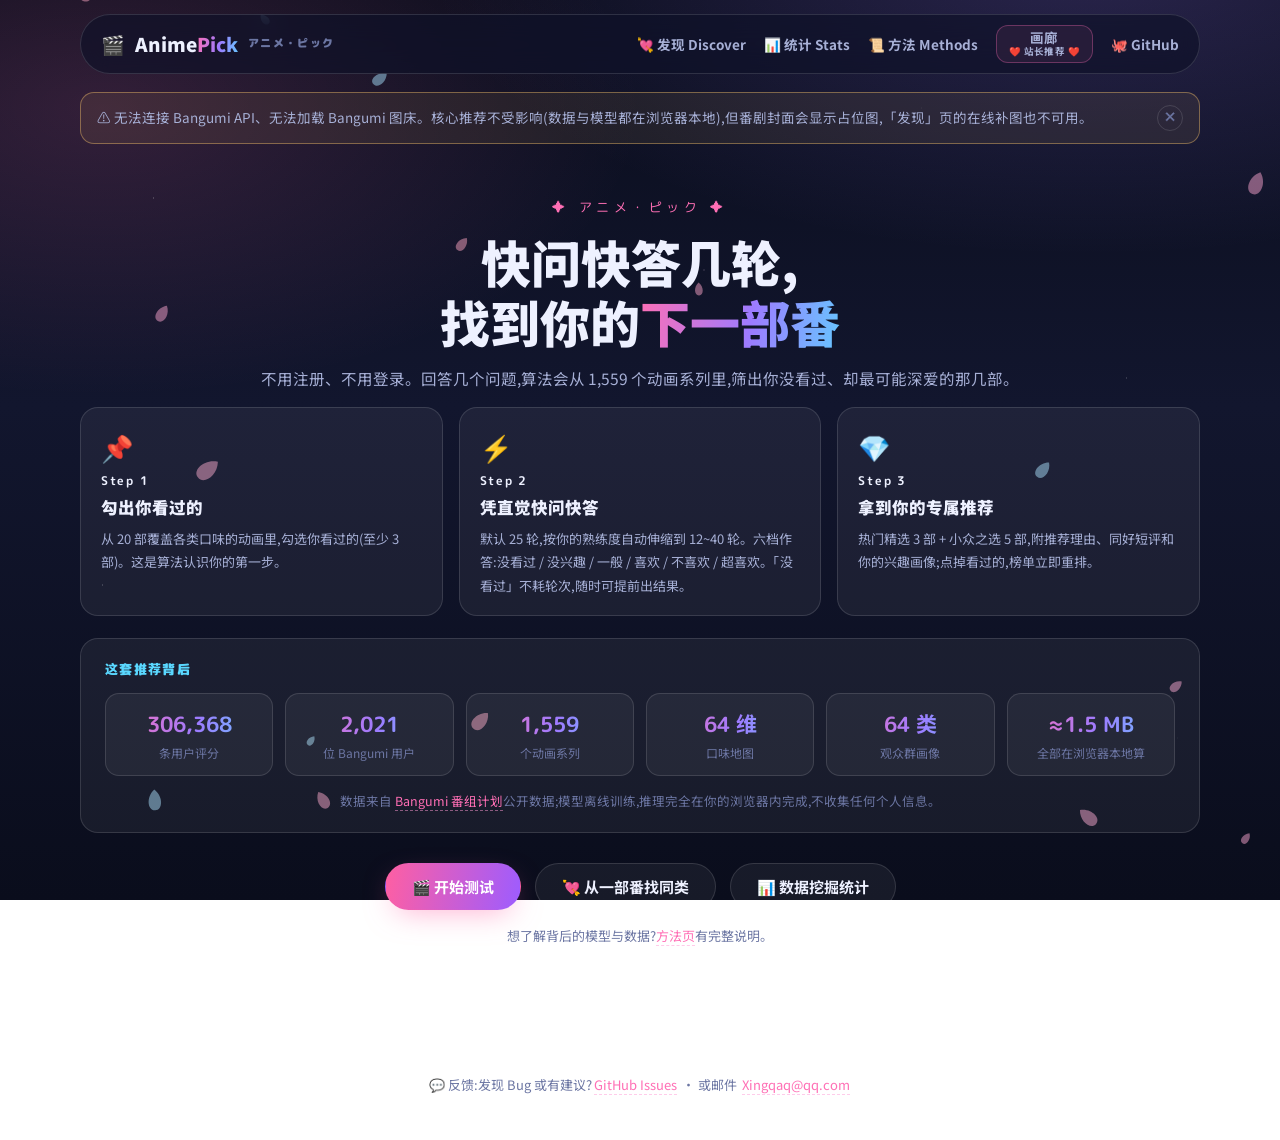
<file: index.html>
<!DOCTYPE html>
<html lang="zh-CN">
<head>
  <meta charset="UTF-8" />
  <meta name="viewport" content="width=device-width, initial-scale=1.0" />
  <title>Anime Pick · 找到你的下一部番</title>
  <meta name="description" content="勾选看过的番,快问快答几轮,从你的口味里筛出下一部想看的动画。纯前端运行,数据与模型都来自 Bangumi。" />
  <link rel="icon" href="data:image/svg+xml,<svg xmlns='http://www.w3.org/2000/svg' viewBox='0 0 100 100'><text y='.9em' font-size='90'>🎬</text></svg>" />
  <link rel="preconnect" href="https://fonts.googleapis.com" />
  <link rel="preconnect" href="https://fonts.gstatic.com" crossorigin />
  <link rel="preconnect" href="https://lain.bgm.tv" />
  <link href="https://fonts.googleapis.com/css2?family=M+PLUS+Rounded+1c:wght@500;700;900&family=Noto+Sans+SC:wght@400;500;700;900&display=swap" rel="stylesheet" />
  <link rel="stylesheet" href="css/style.css" />
</head>
<body>
  <canvas id="petals" aria-hidden="true"></canvas>

  <header class="nav">
    <a class="brand" href="#">
      <span class="brand-icon">🎬</span>
      <span class="brand-text">Anime<span class="grad">Pick</span></span>
      <span class="brand-jp">アニメ・ピック</span>
    </a>
    <nav class="nav-links">
      <a href="discover.html">💘 发现 <span class="jp">Discover</span></a>
      <a href="stats/index.html">📊 统计 <span class="jp">Stats</span></a>
      <a href="methods.html">📜 方法 <span class="jp">Methods</span></a>
      <a class="nav-stack-link" href="https://sateriajiaying.github.io/anime-gallery/" target="_blank" rel="noopener"><span class="nav-stack">画廊<small>❤️ 站长推荐 ❤️</small></span></a>
      <a href="https://github.com/SATERIAJIAYING/anime-pick" target="_blank" rel="noopener">🐙 GitHub</a>
    </nav>
  </header>

  <main id="top">
    <!-- ============ Screen 0: home ============ -->
    <section class="screen" id="screen-home">
      <div class="api-banner" id="api-banner" hidden>
        <span id="api-banner-msg"></span>
        <button id="api-banner-x" aria-label="关闭提示">✕</button>
      </div>
      <div class="hero home-hero">
        <p class="hero-eyebrow">✦ アニメ・ピック ✦</p>
        <h1 class="hero-title">快问快答几轮,<br />找到你的<span class="grad">下一部番</span></h1>
        <p class="hero-sub">不用注册、不用登录。回答几个问题,算法会从 1,559 个动画系列里,筛出你没看过、却最可能深爱的那几部。</p>
      </div>

      <div class="how-row">
        <div class="how-card">
          <div class="how-ico">📌</div>
          <div class="how-step">Step 1</div>
          <h3>勾出你看过的</h3>
          <p>从 20 部覆盖各类口味的动画里,勾选你看过的(至少 3 部)。这是算法认识你的第一步。</p>
        </div>
        <div class="how-card">
          <div class="how-ico">⚡</div>
          <div class="how-step">Step 2</div>
          <h3>凭直觉快问快答</h3>
          <p>默认 25 轮,按你的熟练度自动伸缩到 12~40 轮。六档作答:没看过 / 没兴趣 / 一般 / 喜欢 / 不喜欢 / 超喜欢。「没看过」不耗轮次,随时可提前出结果。</p>
        </div>
        <div class="how-card">
          <div class="how-ico">💎</div>
          <div class="how-step">Step 3</div>
          <h3>拿到你的专属推荐</h3>
          <p>热门精选 3 部 + 小众之选 5 部,附推荐理由、同好短评和你的兴趣画像;点掉看过的,榜单立即重排。</p>
        </div>
      </div>

      <div class="stats-panel">
        <div class="stats-title">这套推荐背后</div>
        <div class="stats-grid">
          <div class="stat-item"><b>306,368</b><span>条用户评分</span></div>
          <div class="stat-item"><b>2,021</b><span>位 Bangumi 用户</span></div>
          <div class="stat-item"><b>1,559</b><span>个动画系列</span></div>
          <div class="stat-item"><b>64 维</b><span>口味地图</span></div>
          <div class="stat-item"><b>64 类</b><span>观众群画像</span></div>
          <div class="stat-item"><b>≈1.5 MB</b><span>全部在浏览器本地算</span></div>
        </div>
        <p class="stats-note">数据来自 <a class="link" href="https://bangumi.github.io/api/" target="_blank" rel="noopener">Bangumi 番组计划</a>公开数据;模型离线训练,推理完全在你的浏览器内完成,不收集任何个人信息。</p>
      </div>

      <div class="home-cta">
        <a class="btn btn-primary btn-big" id="start-btn" href="#screen-anchors">🎬 开始测试</a>
        <a class="btn btn-ghost btn-big" href="discover.html">💘 从一部番找同类</a>
        <a class="btn btn-ghost btn-big" href="stats/index.html">📊 数据挖掘统计</a>
      </div>
      <p class="home-methods">想了解背后的模型与数据?<a class="link" href="methods.html">方法页</a>有完整说明。</p>
    </section>

    <!-- ============ Screen 1: anchors ============ -->
    <section class="screen" id="screen-anchors" hidden>
      <div class="hero">
        <p class="hero-eyebrow">✦ Step 1 / 3 ✦</p>
        <h1 class="hero-title">先勾出<span class="grad">你看过的番</span></h1>
        <p class="hero-sub">勾选至少 3 部。选得越准,后面的推荐越懂你。</p>
      </div>
      <div class="anchor-grid" id="anchor-grid"></div>
      <div class="foot-bar">
        <span class="foot-hint" id="anchor-hint">已选 0 部</span>
        <button class="btn btn-primary" id="to-quiz" disabled>开始 10 轮快问 →</button>
      </div>
    </section>

    <!-- ============ Screen 2: quiz ============ -->
    <section class="screen" id="screen-quiz" hidden>
      <div class="hero compact">
        <p class="hero-eyebrow">✦ Step 2 / 3 ✦</p>
        <h1 class="hero-title">凭直觉回答<span class="grad">10 个问题</span></h1>
      </div>
      <div class="progress"><div class="progress-fill" id="progress-fill"></div></div>
      <p class="quiz-hint">「看过」= 完整看完或看了大部分;只看了开头就弃 → 选「没兴趣」或「不喜欢」。</p>
      <div class="quiz-stage" id="quiz-stage"></div>
      <div class="quiz-actions">
        <button class="btn btn-ghost" data-act="seen">🙈 没看过</button>
        <button class="btn btn-ghost" data-act="nope">😑 没兴趣</button>
        <button class="btn btn-ghost" data-act="mid">😐 一般</button>
        <button class="btn btn-ghost" data-act="like">👍 喜欢</button>
        <button class="btn btn-bad" data-act="dislike">👎 不喜欢</button>
        <button class="btn btn-good" data-act="love">💖 超喜欢</button>
      </div>
      <p class="quiz-tip" id="quiz-tip">「没看过」不消耗轮次;随时可以点「现在给我结果」。</p>
      <div class="quiz-finish"><button class="btn btn-ghost" id="finish-now">✨ 现在给我结果</button></div>
    </section>

    <!-- ============ Screen 3: results ============ -->
    <section class="screen" id="screen-results" hidden>
      <div class="hero compact">
        <p class="hero-eyebrow">✦ Step 3 / 3 ✦</p>
        <h1 class="hero-title">你的<span class="grad">兴趣画像</span></h1>
      </div>
      <div class="profile-box" id="profile-box"></div>
      <div class="signal-panel" id="signal-panel" hidden></div>
      <div class="section-head">
        <div>
          <p class="section-kicker">For You · 推荐</p>
          <h2 class="section-title">这些可能合你胃口</h2>
        </div>
        <button class="btn btn-ghost" id="restart">🔄 重新开始</button>
      </div>
      <p class="seen-hint" id="seen-hint" hidden></p>
      <div class="rec-group-title" id="group-hot">🔥 热门精选(大家公认的好)</div>
      <div class="rec-grid" id="rec-grid-hot"></div>
      <div class="rec-group-title" id="group-niche">💎 小众之选(按你的口味深挖)</div>
      <div class="rec-grid" id="rec-grid-niche"></div>
      <p class="foot-note">推荐已排除你在评估中标记「看过」的动画。全部计算在你的浏览器本地完成:模型(64 维隐向量 + 品味原型 + 超喜欢共现图)由 <a class="link" href="https://bangumi.github.io/api/" target="_blank" rel="noopener">Bangumi</a> 公开数据离线训练,不收集任何个人信息。</p>
    </section>
  </main>

  <script src="js/loadgate.js" defer></script>
  <script src="js/app.js" defer></script>
<footer class="site-foot">
    <p>💬 反馈:发现 Bug 或有建议?<a class="link" href="https://github.com/SATERIAJIAYING/anime-pick/issues" target="_blank" rel="noopener">GitHub Issues</a> · 或邮件 <a class="link" href="mailto:Xingqaq@qq.com">Xingqaq@qq.com</a></p>
  </footer>
</body>
</html>
</file>
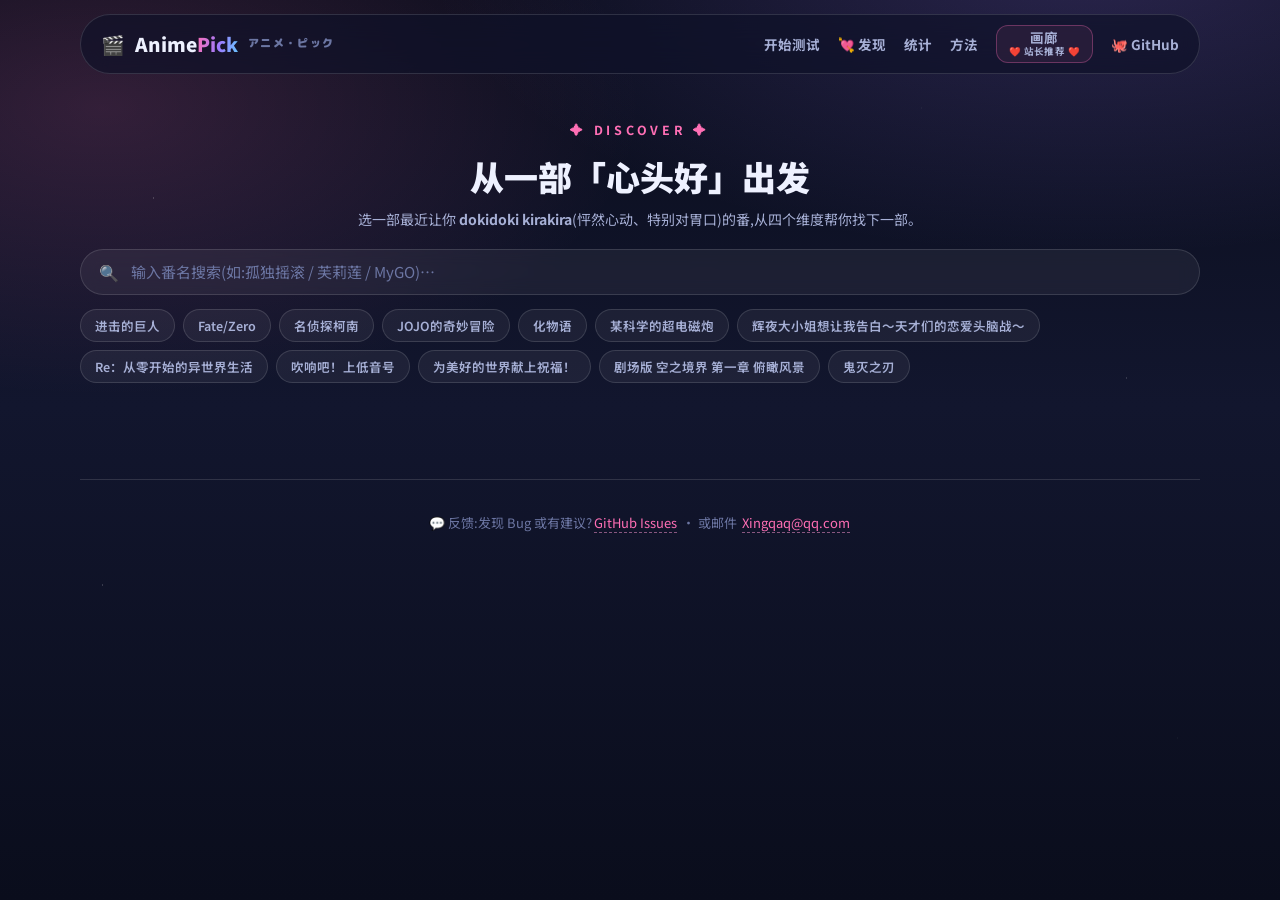
<file: discover.html>
<!DOCTYPE html>
<html lang="zh-CN">
<head>
  <meta charset="UTF-8" />
  <meta name="viewport" content="width=device-width, initial-scale=1.0" />
  <title>发现 · AnimePick</title>
  <meta name="description" content="选一部让你心动(dokidoki kirakira)的番,从口味坐标、共同深爱、标签、同好观众四个维度推荐下一部。" />
  <link rel="icon" href="data:image/svg+xml,<svg xmlns='http://www.w3.org/2000/svg' viewBox='0 0 100 100'><text y='.9em' font-size='90'>💘</text></svg>" />
  <link rel="preconnect" href="https://fonts.googleapis.com" />
  <link rel="preconnect" href="https://fonts.gstatic.com" crossorigin />
  <link rel="preconnect" href="https://lain.bgm.tv" />
  <link rel="preconnect" href="https://api.bgm.tv" />
  <link href="https://fonts.googleapis.com/css2?family=M+PLUS+Rounded+1c:wght@500;700;900&family=Noto+Sans+SC:wght@400;500;700;900&display=swap" rel="stylesheet" />
  <link rel="stylesheet" href="css/style.css" />
  <link rel="stylesheet" href="css/discover.css" />
</head>
<body>
  <canvas id="petals" aria-hidden="true"></canvas>
  <header class="nav">
    <a class="brand" href="index.html">
      <span class="brand-icon">🎬</span>
      <span class="brand-text">Anime<span class="grad">Pick</span></span>
      <span class="brand-jp">アニメ・ピック</span>
    </a>
    <nav class="nav-links">
      <a href="index.html">开始测试</a>
      <a href="discover.html">💘 发现</a>
      <a href="stats/index.html">统计</a>
      <a href="methods.html">方法</a>
      <a class="nav-stack-link" href="https://sateriajiaying.github.io/anime-gallery/" target="_blank" rel="noopener"><span class="nav-stack">画廊<small>❤️ 站长推荐 ❤️</small></span></a>
      <a href="https://github.com/SATERIAJIAYING/anime-pick" target="_blank" rel="noopener">🐙 GitHub</a>
    </nav>
  </header>

  <main class="disc-wrap">
    <div class="disc-head">
      <p class="kicker">✦ DISCOVER ✦</p>
      <h1>从一部「心头好」出发</h1>
      <p class="sub">选一部最近让你 <b>dokidoki kirakira</b>(怦然心动、特别对胃口)的番,从四个维度帮你找下一部。</p>
    </div>

    <div class="search-box">
      <span class="search-icon">🔍</span>
      <input id="q" type="text" placeholder="输入番名搜索(如:孤独摇滚 / 芙莉莲 / MyGO)…" autocomplete="off" />
    </div>
    <div class="chips" id="chips"></div>
    <div class="sr" id="sr" hidden></div>

    <div class="seed-panel" id="seed-panel" hidden></div>

    <div id="results" hidden>
      <div class="dim" id="dim-all"></div>
      <div class="dim-grid">
        <div class="dim" id="dim-emb"></div>
        <div class="dim" id="dim-co"></div>
        <div class="dim" id="dim-tag"></div>
        <div class="dim" id="dim-proto"></div>
      </div>
    </div>
  </main>

  <script src="js/loadgate.js"></script>
  <script src="js/discover.js"></script>
<footer class="site-foot">
    <p>💬 反馈:发现 Bug 或有建议?<a class="link" href="https://github.com/SATERIAJIAYING/anime-pick/issues" target="_blank" rel="noopener">GitHub Issues</a> · 或邮件 <a class="link" href="mailto:Xingqaq@qq.com">Xingqaq@qq.com</a></p>
  </footer>
</body>
</html>
</file>
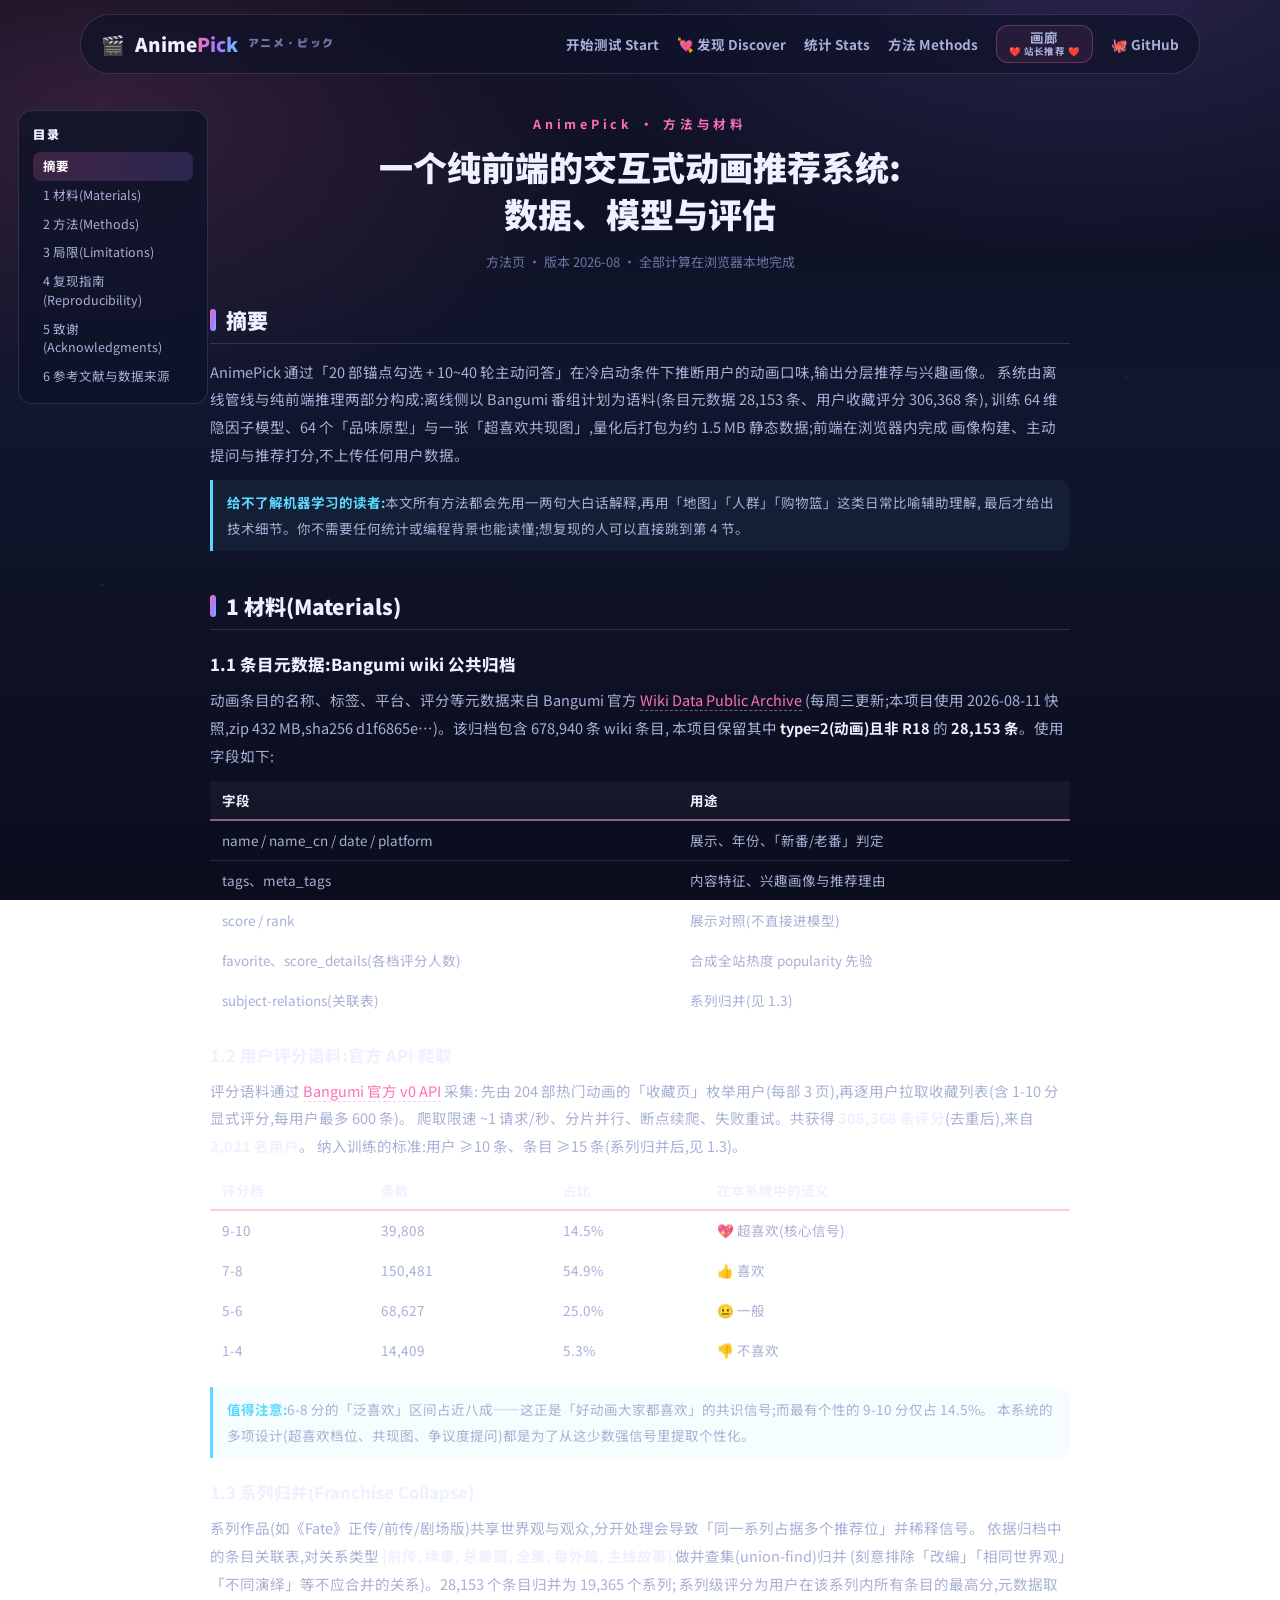
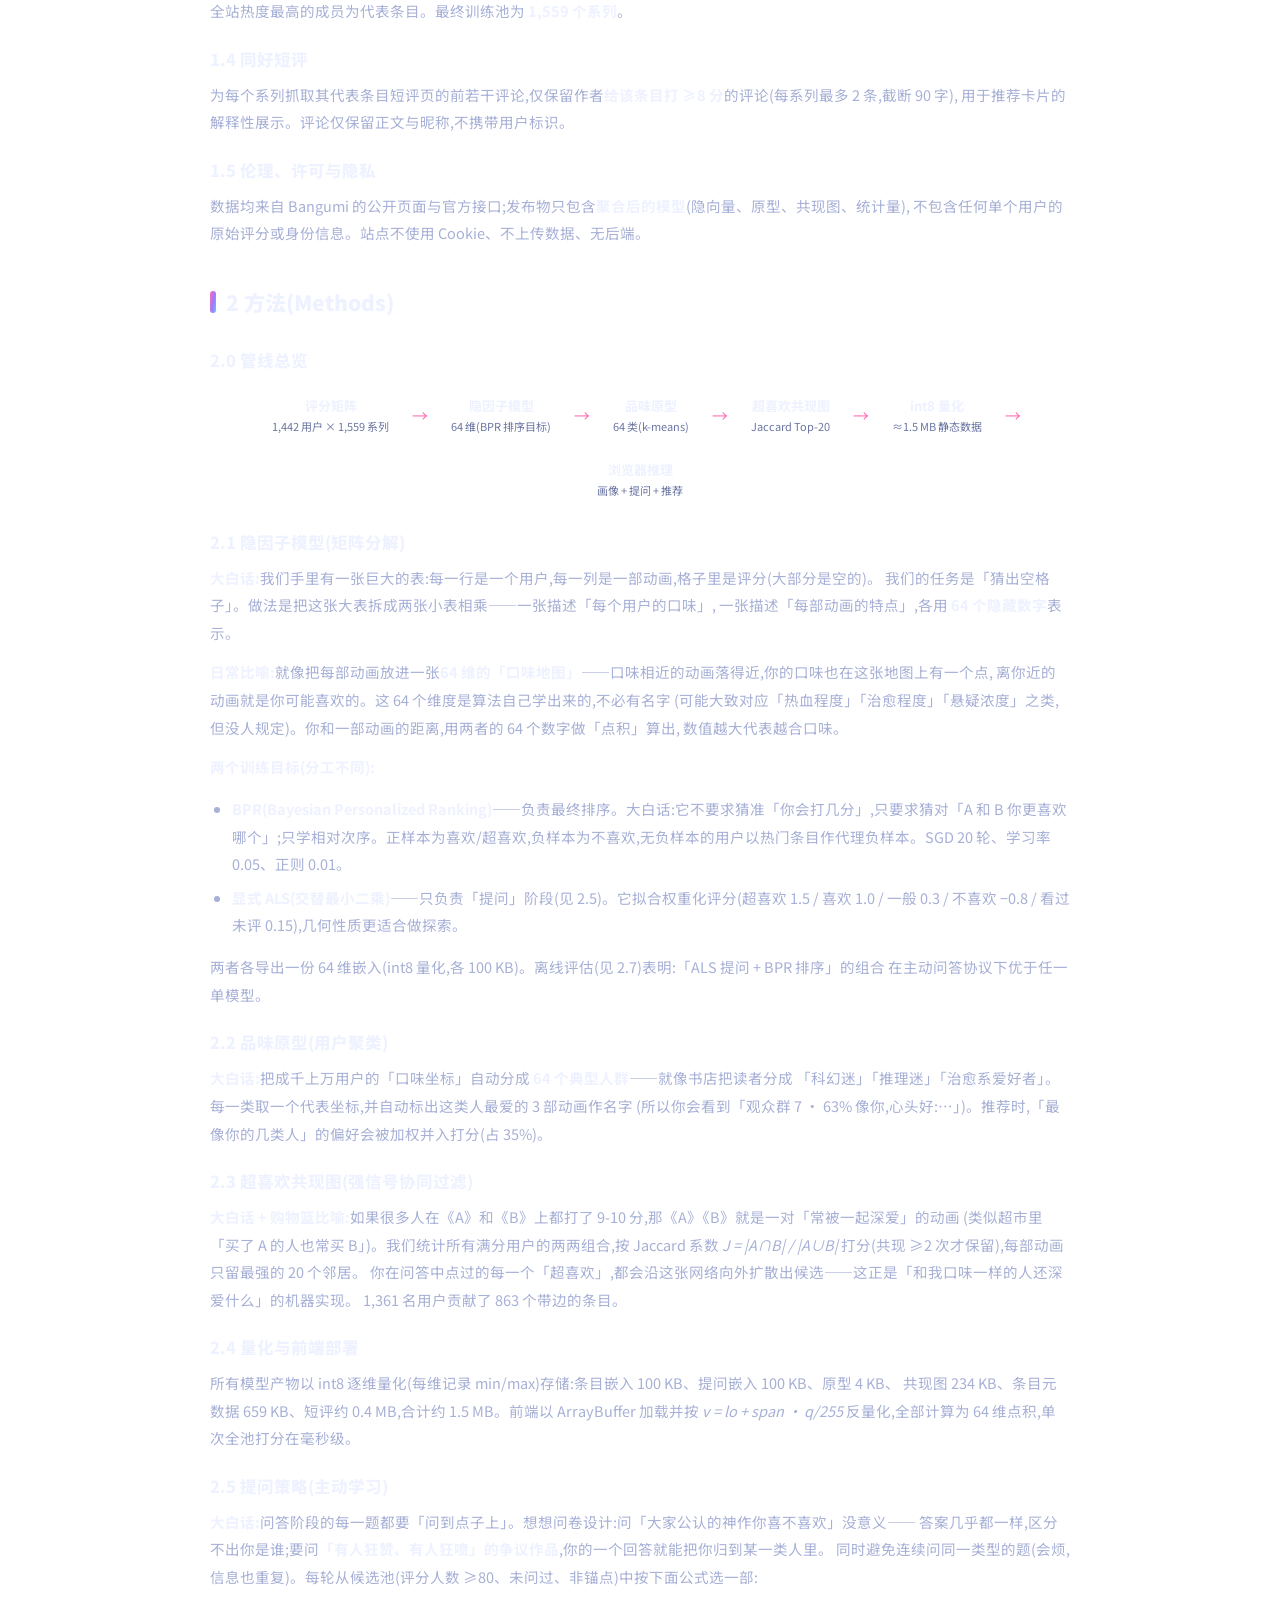
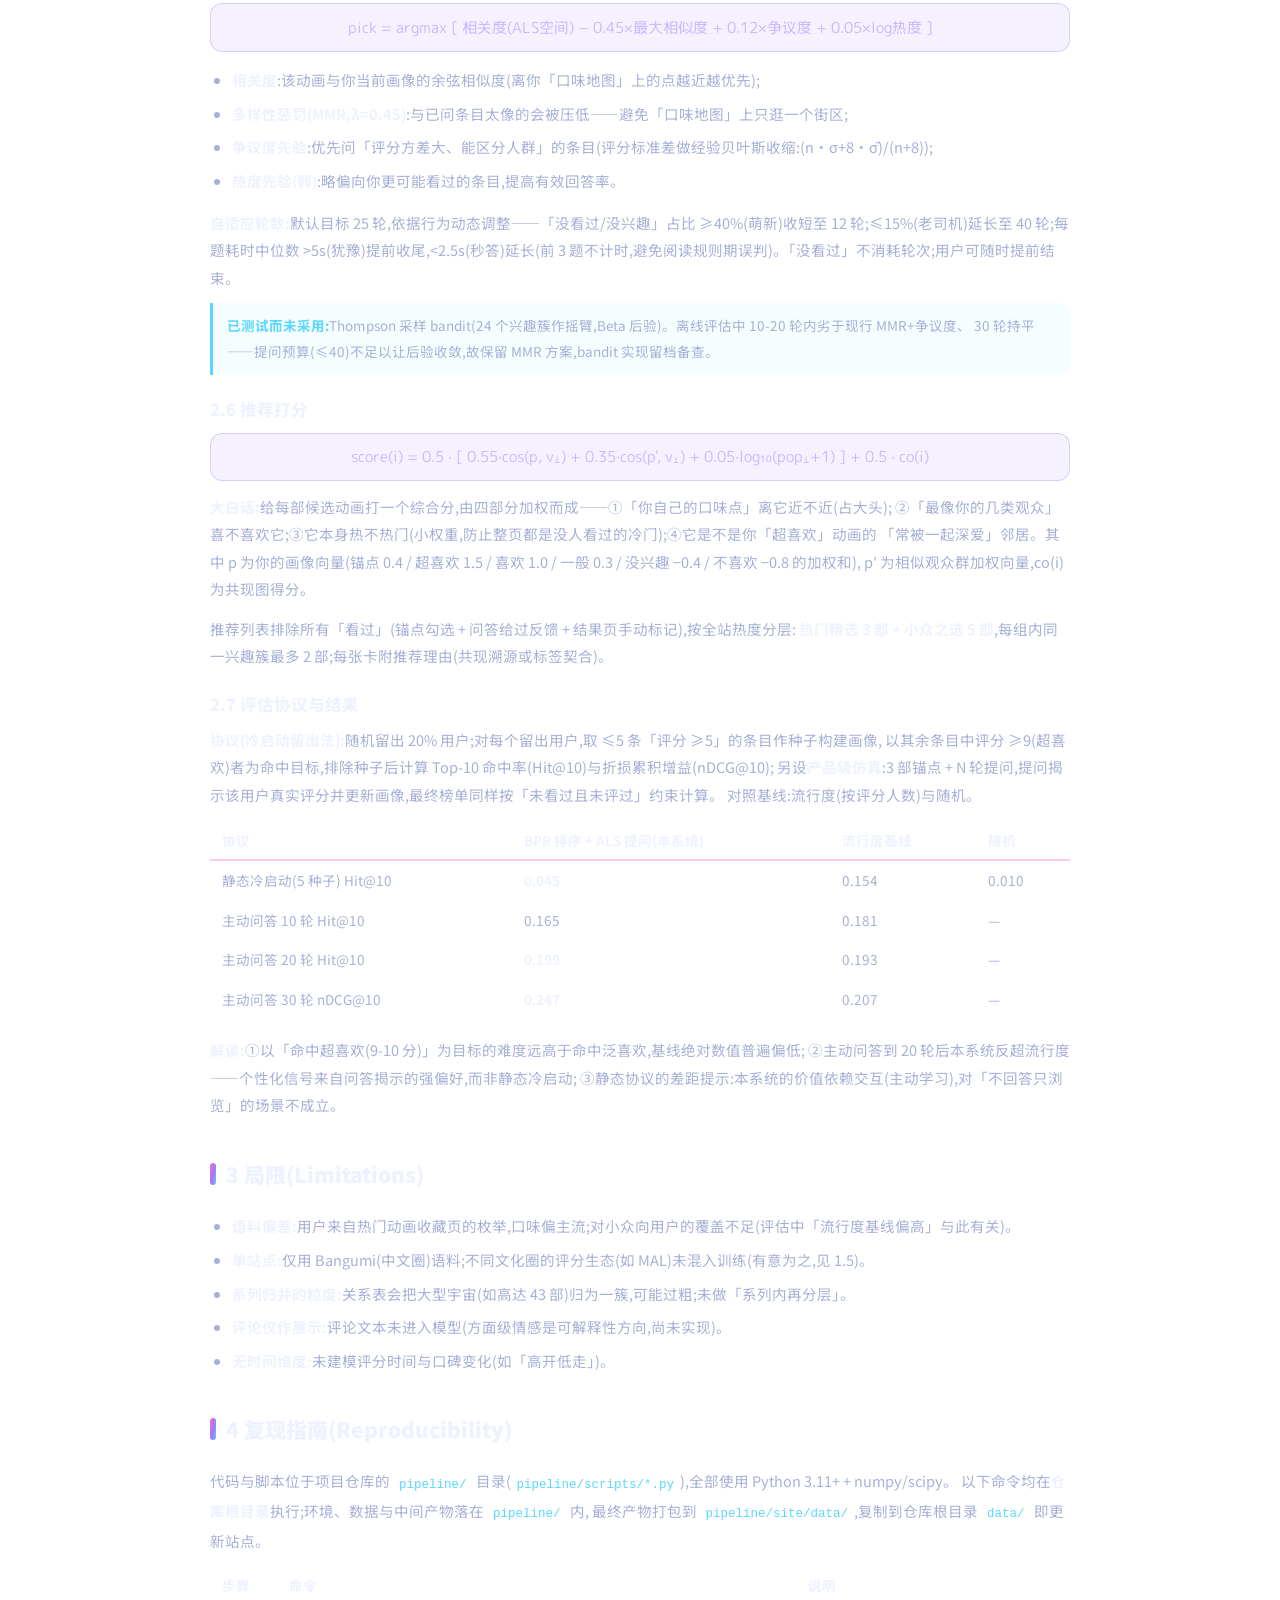
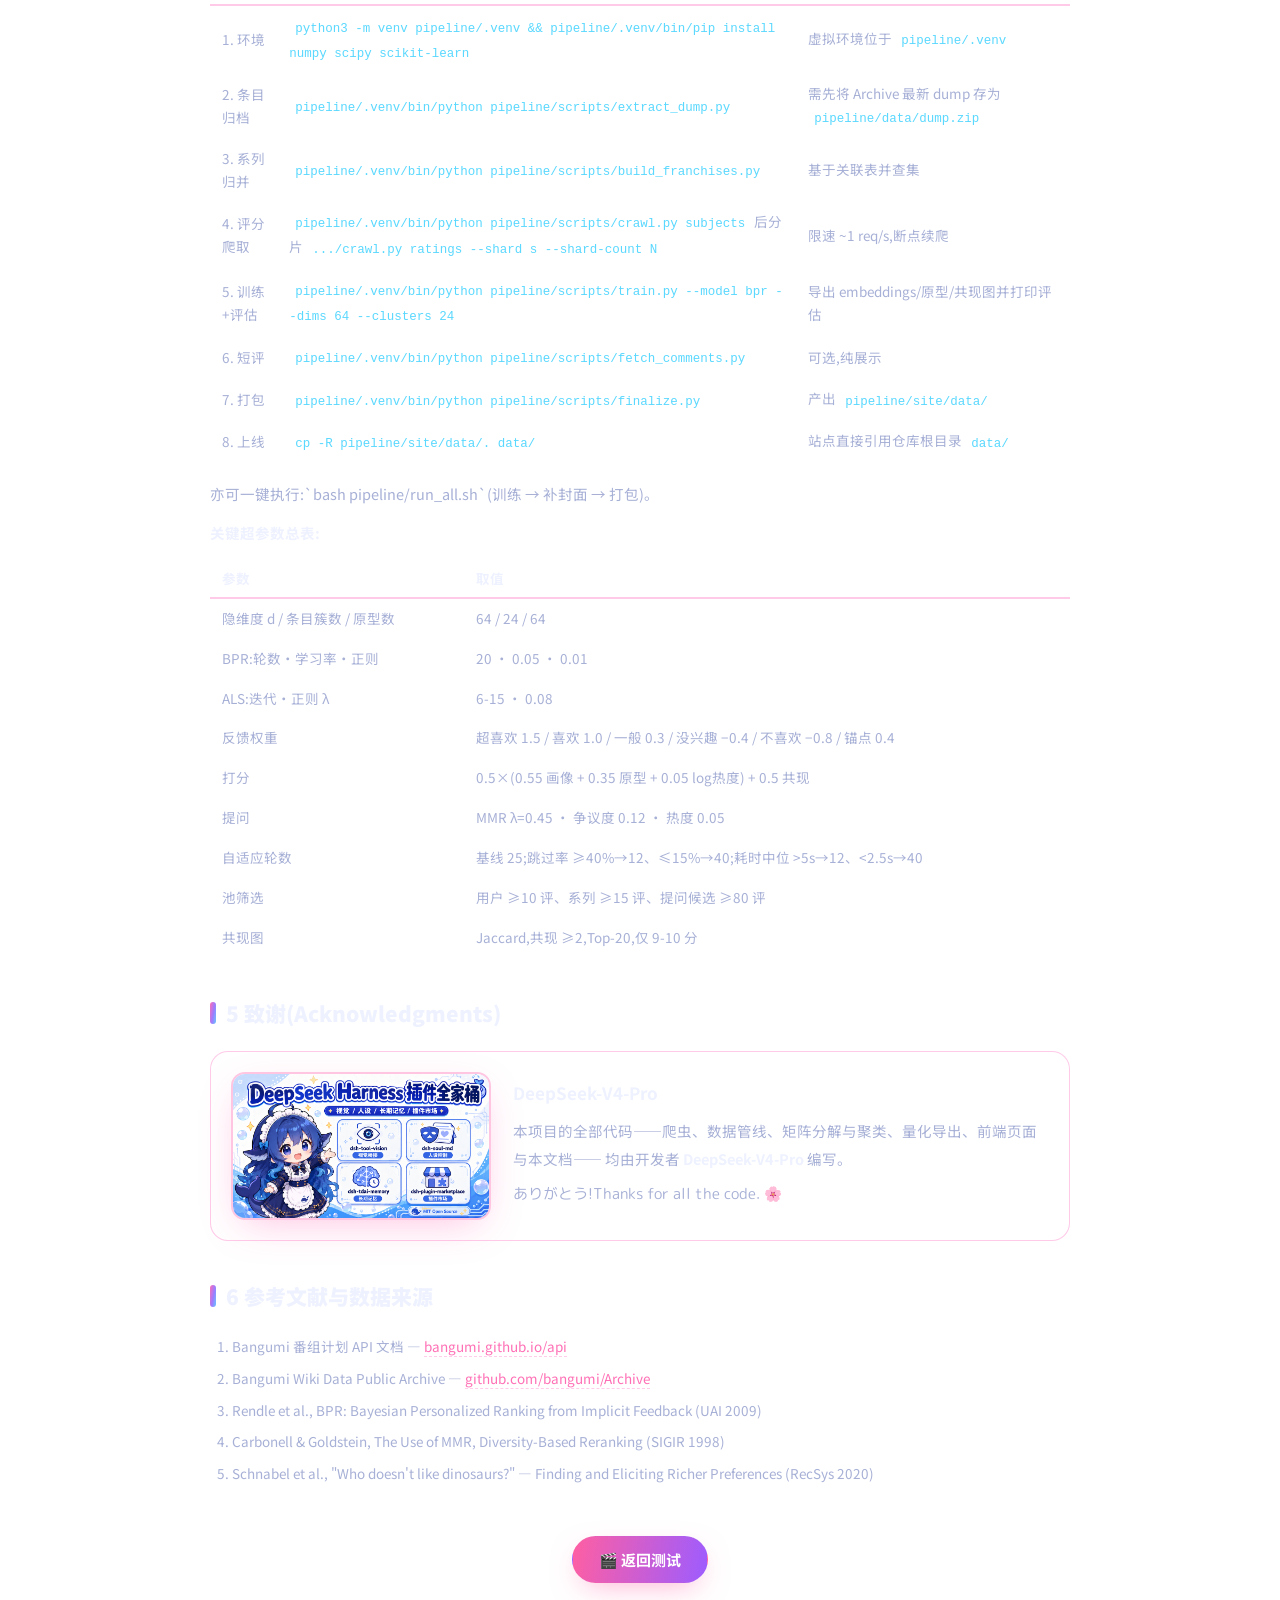
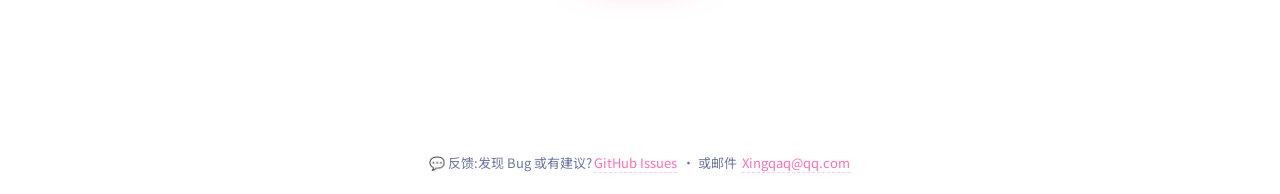
<file: methods.html>
<!DOCTYPE html>
<html lang="zh-CN">
<head>
  <meta charset="UTF-8" />
  <meta name="viewport" content="width=device-width, initial-scale=1.0" />
  <title>Methods · AnimePick 方法与材料</title>
  <meta name="description" content="AnimePick 的方法与材料:数据来源、模型、提问策略、评估与复现指南。" />
  <link rel="icon" href="data:image/svg+xml,<svg xmlns='http://www.w3.org/2000/svg' viewBox='0 0 100 100'><text y='.9em' font-size='90'>📜</text></svg>" />
  <link rel="preconnect" href="https://fonts.googleapis.com" />
  <link rel="preconnect" href="https://fonts.gstatic.com" crossorigin />
  <link href="https://fonts.googleapis.com/css2?family=M+PLUS+Rounded+1c:wght@500;700;900&family=Noto+Sans+SC:wght@400;500;700;900&display=swap" rel="stylesheet" />
  <link rel="stylesheet" href="css/style.css" />
  <link rel="stylesheet" href="css/methods.css" />
</head>
<body>
  <nav class="toc" id="toc">
  <div class="toc-title">目录</div>
      <a class="toc-link" href="#摘要">摘要</a>
      <a class="toc-link" href="#1-材料(Materials)">1 材料(Materials)</a>
      <a class="toc-link" href="#2-方法(Methods)">2 方法(Methods)</a>
      <a class="toc-link" href="#3-局限(Limitations)">3 局限(Limitations)</a>
      <a class="toc-link" href="#4-复现指南(Reproducibility)">4 复现指南(Reproducibility)</a>
      <a class="toc-link" href="#5-致谢(Acknowledgments)">5 致谢(Acknowledgments)</a>
      <a class="toc-link" href="#6-参考文献与数据来源">6 参考文献与数据来源</a>
</nav>
  <header class="nav">
    <a class="brand" href="index.html">
      <span class="brand-icon">🎬</span>
      <span class="brand-text">Anime<span class="grad">Pick</span></span>
      <span class="brand-jp">アニメ・ピック</span>
    </a>
    <nav class="nav-links">
      <a href="index.html">开始测试 <span class="jp">Start</span></a>
      <a href="discover.html">💘 发现 <span class="jp">Discover</span></a>
      <a href="stats/index.html">统计 <span class="jp">Stats</span></a>
      <a href="methods.html">方法 <span class="jp">Methods</span></a>
      <a class="nav-stack-link" href="https://sateriajiaying.github.io/anime-gallery/" target="_blank" rel="noopener"><span class="nav-stack">画廊<small>❤️ 站长推荐 ❤️</small></span></a>
      <a href="https://github.com/SATERIAJIAYING/anime-pick" target="_blank" rel="noopener">🐙 GitHub</a>
    </nav>
  </header>

  <main class="paper">
    <header class="paper-head">
      <p class="paper-kicker">AnimePick · 方法与材料</p>
      <h1>一个纯前端的交互式动画推荐系统:<br />数据、模型与评估</h1>
      <p class="paper-authors">方法页 · 版本 2026-08 · 全部计算在浏览器本地完成</p>
    </header>

    <section class="paper-sec">
      <h2 id="摘要">摘要</h2>
      <p>
        AnimePick 通过「20 部锚点勾选 + 10~40 轮主动问答」在冷启动条件下推断用户的动画口味,输出分层推荐与兴趣画像。
        系统由离线管线与纯前端推理两部分构成:离线侧以 Bangumi 番组计划为语料(条目元数据 28,153 条、用户收藏评分 306,368 条),
        训练 64 维隐因子模型、64 个「品味原型」与一张「超喜欢共现图」,量化后打包为约 1.5 MB 静态数据;前端在浏览器内完成
        画像构建、主动提问与推荐打分,不上传任何用户数据。
      </p>
      <p class="paper-note">
        <b>给不了解机器学习的读者:</b>本文所有方法都会先用一两句大白话解释,再用「地图」「人群」「购物篮」这类日常比喻辅助理解,
        最后才给出技术细节。你不需要任何统计或编程背景也能读懂;想复现的人可以直接跳到第 4 节。
      </p>
    </section>

    <section class="paper-sec">
      <h2 id="1-材料(Materials)">1 材料(Materials)</h2>

      <h3>1.1 条目元数据:Bangumi wiki 公共归档</h3>
      <p>
        动画条目的名称、标签、平台、评分等元数据来自 Bangumi 官方
        <a class="link" href="https://github.com/bangumi/Archive" target="_blank" rel="noopener">Wiki Data Public Archive</a>
        (每周三更新;本项目使用 2026-08-11 快照,zip 432 MB,sha256 d1f6865e…)。该归档包含 678,940 条 wiki 条目,
        本项目保留其中 <b>type=2(动画)且非 R18</b> 的 <b>28,153 条</b>。使用字段如下:
      </p>
      <table class="pt">
        <tr><th>字段</th><th>用途</th></tr>
        <tr><td>name / name_cn / date / platform</td><td>展示、年份、「新番/老番」判定</td></tr>
        <tr><td>tags、meta_tags</td><td>内容特征、兴趣画像与推荐理由</td></tr>
        <tr><td>score / rank</td><td>展示对照(不直接进模型)</td></tr>
        <tr><td>favorite、score_details(各档评分人数)</td><td>合成全站热度 popularity 先验</td></tr>
        <tr><td>subject-relations(关联表)</td><td>系列归并(见 1.3)</td></tr>
      </table>

      <h3>1.2 用户评分语料:官方 API 爬取</h3>
      <p>
        评分语料通过 <a class="link" href="https://bangumi.github.io/api/" target="_blank" rel="noopener">Bangumi 官方 v0 API</a> 采集:
        先由 204 部热门动画的「收藏页」枚举用户(每部 3 页),再逐用户拉取收藏列表(含 1-10 分显式评分,每用户最多 600 条)。
        爬取限速 ~1 请求/秒、分片并行、断点续爬、失败重试。共获得 <b>306,368 条评分</b>(去重后),来自 <b>2,021 名用户</b>。
        纳入训练的标准:用户 ≥10 条、条目 ≥15 条(系列归并后,见 1.3)。
      </p>
      <table class="pt">
        <tr><th>评分档</th><th>条数</th><th>占比</th><th>在本系统中的语义</th></tr>
        <tr><td>9-10</td><td>39,808</td><td>14.5%</td><td>💖 超喜欢(核心信号)</td></tr>
        <tr><td>7-8</td><td>150,481</td><td>54.9%</td><td>👍 喜欢</td></tr>
        <tr><td>5-6</td><td>68,627</td><td>25.0%</td><td>😐 一般</td></tr>
        <tr><td>1-4</td><td>14,409</td><td>5.3%</td><td>👎 不喜欢</td></tr>
      </table>
      <p class="paper-note">
        <b>值得注意:</b>6-8 分的「泛喜欢」区间占近八成——这正是「好动画大家都喜欢」的共识信号;而最有个性的 9-10 分仅占 14.5%。
        本系统的多项设计(超喜欢档位、共现图、争议度提问)都是为了从这少数强信号里提取个性化。
      </p>

      <h3>1.3 系列归并(Franchise Collapse)</h3>
      <p>
        系列作品(如《Fate》正传/前传/剧场版)共享世界观与观众,分开处理会导致「同一系列占据多个推荐位」并稀释信号。
        依据归档中的条目关联表,对关系类型 <b>{前传, 续集, 总集篇, 全集, 番外篇, 主线故事}</b> 做并查集(union-find)归并
        (刻意排除「改编」「相同世界观」「不同演绎」等不应合并的关系)。28,153 个条目归并为 19,365 个系列;
        系列级评分为用户在该系列内所有条目的最高分,元数据取全站热度最高的成员为代表条目。最终训练池为 <b>1,559 个系列</b>。
      </p>

      <h3>1.4 同好短评</h3>
      <p>
        为每个系列抓取其代表条目短评页的前若干评论,仅保留作者<b>给该条目打 ≥8 分</b>的评论(每系列最多 2 条,截断 90 字),
        用于推荐卡片的解释性展示。评论仅保留正文与昵称,不携带用户标识。
      </p>

      <h3>1.5 伦理、许可与隐私</h3>
      <p>
        数据均来自 Bangumi 的公开页面与官方接口;发布物只包含<b>聚合后的模型</b>(隐向量、原型、共现图、统计量),
        不包含任何单个用户的原始评分或身份信息。站点不使用 Cookie、不上传数据、无后端。
      </p>
    </section>

    <section class="paper-sec">
      <h2 id="2-方法(Methods)">2 方法(Methods)</h2>

      <h3>2.0 管线总览</h3>
      <div class="pipeline">
        <div class="pstep">评分矩阵<br /><small>1,442 用户 × 1,559 系列</small></div>
        <span class="parrow">→</span>
        <div class="pstep">隐因子模型<br /><small>64 维(BPR 排序目标)</small></div>
        <span class="parrow">→</span>
        <div class="pstep">品味原型<br /><small>64 类(k-means)</small></div>
        <span class="parrow">→</span>
        <div class="pstep">超喜欢共现图<br /><small>Jaccard Top-20</small></div>
        <span class="parrow">→</span>
        <div class="pstep">int8 量化<br /><small>≈1.5 MB 静态数据</small></div>
        <span class="parrow">→</span>
        <div class="pstep">浏览器推理<br /><small>画像 + 提问 + 推荐</small></div>
      </div>

      <h3>2.1 隐因子模型(矩阵分解)</h3>
      <p>
        <b>大白话:</b>我们手里有一张巨大的表:每一行是一个用户,每一列是一部动画,格子里是评分(大部分是空的)。
        我们的任务是「猜出空格子」。做法是把这张大表拆成两张小表相乘——一张描述「每个用户的口味」,
        一张描述「每部动画的特点」,各用 <b>64 个隐藏数字</b>表示。
      </p>
      <p>
        <b>日常比喻:</b>就像把每部动画放进一张<b>64 维的「口味地图」</b>——口味相近的动画落得近,你的口味也在这张地图上有一个点,
        离你近的动画就是你可能喜欢的。这 64 个维度是算法自己学出来的,不必有名字
        (可能大致对应「热血程度」「治愈程度」「悬疑浓度」之类,但没人规定)。你和一部动画的距离,用两者的 64 个数字做「点积」算出,
        数值越大代表越合口味。
      </p>
      <p><b>两个训练目标(分工不同):</b></p>
      <ul>
        <li><b>BPR(Bayesian Personalized Ranking)</b>——负责最终排序。大白话:它不要求猜准「你会打几分」,只要求猜对「A 和 B 你更喜欢哪个」;只学相对次序。正样本为喜欢/超喜欢,负样本为不喜欢,无负样本的用户以热门条目作代理负样本。SGD 20 轮、学习率 0.05、正则 0.01。</li>
        <li><b>显式 ALS(交替最小二乘)</b>——只负责「提问」阶段(见 2.5)。它拟合权重化评分(超喜欢 1.5 / 喜欢 1.0 / 一般 0.3 / 不喜欢 −0.8 / 看过未评 0.15),几何性质更适合做探索。</li>
      </ul>
      <p>
        两者各导出一份 64 维嵌入(int8 量化,各 100 KB)。离线评估(见 2.7)表明:「ALS 提问 + BPR 排序」的组合
        在主动问答协议下优于任一单模型。
      </p>

      <h3>2.2 品味原型(用户聚类)</h3>
      <p>
        <b>大白话:</b>把成千上万用户的「口味坐标」自动分成 <b>64 个典型人群</b>——就像书店把读者分成
        「科幻迷」「推理迷」「治愈系爱好者」。每一类取一个代表坐标,并自动标出这类人最爱的 3 部动画作名字
        (所以你会看到「观众群 7 · 63% 像你,心头好:…」)。推荐时,「最像你的几类人」的偏好会被加权并入打分(占 35%)。
      </p>

      <h3>2.3 超喜欢共现图(强信号协同过滤)</h3>
      <p>
        <b>大白话 + 购物篮比喻:</b>如果很多人在《A》和《B》上都打了 9-10 分,那《A》《B》就是一对「常被一起深爱」的动画
        (类似超市里「买了 A 的人也常买 B」)。我们统计所有满分用户的两两组合,按 Jaccard 系数
        <i>J = |A∩B| / |A∪B|</i> 打分(共现 ≥2 次才保留),每部动画只留最强的 20 个邻居。
        你在问答中点过的每一个「超喜欢」,都会沿这张网络向外扩散出候选——这正是「和我口味一样的人还深爱什么」的机器实现。
        1,361 名用户贡献了 863 个带边的条目。
      </p>

      <h3>2.4 量化与前端部署</h3>
      <p>
        所有模型产物以 int8 逐维量化(每维记录 min/max)存储:条目嵌入 100 KB、提问嵌入 100 KB、原型 4 KB、
        共现图 234 KB、条目元数据 659 KB、短评约 0.4 MB,合计约 1.5 MB。前端以 ArrayBuffer 加载并按
        <i>v = lo + span · q/255</i> 反量化,全部计算为 64 维点积,单次全池打分在毫秒级。
      </p>

      <h3>2.5 提问策略(主动学习)</h3>
      <p>
        <b>大白话:</b>问答阶段的每一题都要「问到点子上」。想想问卷设计:问「大家公认的神作你喜不喜欢」没意义——
        答案几乎都一样,区分不出你是谁;要问<b>「有人狂赞、有人狂喷」的争议作品</b>,你的一个回答就能把你归到某一类人里。
        同时避免连续问同一类型的题(会烦,信息也重复)。每轮从候选池(评分人数 ≥80、未问过、非锚点)中按下面公式选一部:
      </p>
      <div class="formula">pick = argmax [ 相关度(ALS空间) − 0.45×最大相似度 + 0.12×争议度 + 0.05×log热度 ]</div>
      <ul>
        <li><b>相关度</b>:该动画与你当前画像的余弦相似度(离你「口味地图」上的点越近越优先);</li>
        <li><b>多样性惩罚(MMR,λ=0.45)</b>:与已问条目太像的会被压低——避免「口味地图」上只逛一个街区;</li>
        <li><b>争议度先验</b>:优先问「评分方差大、能区分人群」的条目(评分标准差做经验贝叶斯收缩:(n·σ+8·σ̄)/(n+8));</li>
        <li><b>热度先验(弱)</b>:略偏向你更可能看过的条目,提高有效回答率。</li>
      </ul>
      <p><b>自适应轮数:</b>默认目标 25 轮,依据行为动态调整——「没看过/没兴趣」占比 ≥40%(萌新)收短至 12 轮;≤15%(老司机)延长至 40 轮;每题耗时中位数 &gt;5s(犹豫)提前收尾,&lt;2.5s(秒答)延长(前 3 题不计时,避免阅读规则期误判)。「没看过」不消耗轮次;用户可随时提前结束。</p>
      <p class="paper-note">
        <b>已测试而未采用:</b>Thompson 采样 bandit(24 个兴趣簇作摇臂,Beta 后验)。离线评估中 10-20 轮内劣于现行 MMR+争议度、
        30 轮持平——提问预算(≤40)不足以让后验收敛,故保留 MMR 方案,bandit 实现留档备查。
      </p>

      <h3>2.6 推荐打分</h3>
      <div class="formula">score(i) = 0.5 · [ 0.55·cos(p, vᵢ) + 0.35·cos(p', vᵢ) + 0.05·log₁₀(popᵢ+1) ] + 0.5 · co(i)</div>
      <p>
        <b>大白话:</b>给每部候选动画打一个综合分,由四部分加权而成——①「你自己的口味点」离它近不近(占大头);
        ②「最像你的几类观众」喜不喜欢它;③它本身热不热门(小权重,防止整页都是没人看过的冷门);④它是不是你「超喜欢」动画的
        「常被一起深爱」邻居。其中 p 为你的画像向量(锚点 0.4 / 超喜欢 1.5 / 喜欢 1.0 / 一般 0.3 / 没兴趣 −0.4 / 不喜欢 −0.8 的加权和),
        p′ 为相似观众群加权向量,co(i) 为共现图得分。
      </p>
      <p>
        推荐列表排除所有「看过」(锚点勾选 + 问答给过反馈 + 结果页手动标记),按全站热度分层:
        <b>热门精选 3 部 + 小众之选 5 部</b>,每组内同一兴趣簇最多 2 部;每张卡附推荐理由(共现溯源或标签契合)。
      </p>

      <h3>2.7 评估协议与结果</h3>
      <p><b>协议(冷启动留出法):</b>随机留出 20% 用户;对每个留出用户,取 ≤5 条「评分 ≥5」的条目作种子构建画像,
        以其余条目中评分 ≥9(超喜欢)者为命中目标,排除种子后计算 Top-10 命中率(Hit@10)与折损累积增益(nDCG@10);
        另设<b>产品级仿真</b>:3 部锚点 + N 轮提问,提问揭示该用户真实评分并更新画像,最终榜单同样按「未看过且未评过」约束计算。
        对照基线:流行度(按评分人数)与随机。</p>
      <table class="pt">
        <tr><th>协议</th><th>BPR 排序 + ALS 提问(本系统)</th><th>流行度基线</th><th>随机</th></tr>
        <tr><td>静态冷启动(5 种子) Hit@10</td><td><b>0.045</b></td><td>0.154</td><td>0.010</td></tr>
        <tr><td>主动问答 10 轮 Hit@10</td><td>0.165</td><td>0.181</td><td>—</td></tr>
        <tr><td>主动问答 20 轮 Hit@10</td><td><b>0.199</b></td><td>0.193</td><td>—</td></tr>
        <tr><td>主动问答 30 轮 nDCG@10</td><td><b>0.247</b></td><td>0.207</td><td>—</td></tr>
      </table>
      <p>
        <b>解读:</b>①以「命中超喜欢(9-10 分)」为目标的难度远高于命中泛喜欢,基线绝对数值普遍偏低;
        ②主动问答到 20 轮后本系统反超流行度——个性化信号来自问答揭示的强偏好,而非静态冷启动;
        ③静态协议的差距提示:本系统的价值依赖交互(主动学习),对「不回答只浏览」的场景不成立。
      </p>
    </section>

    <section class="paper-sec">
      <h2 id="3-局限(Limitations)">3 局限(Limitations)</h2>
      <ul>
        <li><b>语料偏差:</b>用户来自热门动画收藏页的枚举,口味偏主流;对小众向用户的覆盖不足(评估中「流行度基线偏高」与此有关)。</li>
        <li><b>单站点:</b>仅用 Bangumi(中文圈)语料;不同文化圈的评分生态(如 MAL)未混入训练(有意为之,见 1.5)。</li>
        <li><b>系列归并的粒度:</b>关系表会把大型宇宙(如高达 43 部)归为一簇,可能过粗;未做「系列内再分层」。</li>
        <li><b>评论仅作展示:</b>评论文本未进入模型(方面级情感是可解释性方向,尚未实现)。</li>
        <li><b>无时间维度:</b>未建模评分时间与口碑变化(如「高开低走」)。</li>
      </ul>
    </section>

    <section class="paper-sec">
      <h2 id="4-复现指南(Reproducibility)">4 复现指南(Reproducibility)</h2>
      <p>代码与脚本位于项目仓库的 <code>pipeline/</code> 目录(<code>pipeline/scripts/*.py</code>),全部使用 Python 3.11+ + numpy/scipy。
      以下命令均在<b>仓库根目录</b>执行;环境、数据与中间产物落在 <code>pipeline/</code> 内,
      最终产物打包到 <code>pipeline/site/data/</code>,复制到仓库根目录 <code>data/</code> 即更新站点。</p>
      <table class="pt">
        <tr><th>步骤</th><th>命令</th><th>说明</th></tr>
        <tr><td>1. 环境</td><td><code>python3 -m venv pipeline/.venv && pipeline/.venv/bin/pip install numpy scipy scikit-learn</code></td><td>虚拟环境位于 <code>pipeline/.venv</code></td></tr>
        <tr><td>2. 条目归档</td><td><code>pipeline/.venv/bin/python pipeline/scripts/extract_dump.py</code></td><td>需先将 Archive 最新 dump 存为 <code>pipeline/data/dump.zip</code></td></tr>
        <tr><td>3. 系列归并</td><td><code>pipeline/.venv/bin/python pipeline/scripts/build_franchises.py</code></td><td>基于关联表并查集</td></tr>
        <tr><td>4. 评分爬取</td><td><code>pipeline/.venv/bin/python pipeline/scripts/crawl.py subjects</code> 后分片 <code>.../crawl.py ratings --shard s --shard-count N</code></td><td>限速 ~1 req/s,断点续爬</td></tr>
        <tr><td>5. 训练+评估</td><td><code>pipeline/.venv/bin/python pipeline/scripts/train.py --model bpr --dims 64 --clusters 24</code></td><td>导出 embeddings/原型/共现图并打印评估</td></tr>
        <tr><td>6. 短评</td><td><code>pipeline/.venv/bin/python pipeline/scripts/fetch_comments.py</code></td><td>可选,纯展示</td></tr>
        <tr><td>7. 打包</td><td><code>pipeline/.venv/bin/python pipeline/scripts/finalize.py</code></td><td>产出 <code>pipeline/site/data/</code></td></tr>
        <tr><td>8. 上线</td><td><code>cp -R pipeline/site/data/. data/</code></td><td>站点直接引用仓库根目录 <code>data/</code></td></tr>
      </table>
      <p>亦可一键执行:`bash pipeline/run_all.sh`(训练 → 补封面 → 打包)。</p>
      <p><b>关键超参数总表:</b></p>
      <table class="pt">
        <tr><th>参数</th><th>取值</th></tr>
        <tr><td>隐维度 d / 条目簇数 / 原型数</td><td>64 / 24 / 64</td></tr>
        <tr><td>BPR:轮数·学习率·正则</td><td>20 · 0.05 · 0.01</td></tr>
        <tr><td>ALS:迭代·正则 λ</td><td>6-15 · 0.08</td></tr>
        <tr><td>反馈权重</td><td>超喜欢 1.5 / 喜欢 1.0 / 一般 0.3 / 没兴趣 −0.4 / 不喜欢 −0.8 / 锚点 0.4</td></tr>
        <tr><td>打分</td><td>0.5×(0.55 画像 + 0.35 原型 + 0.05 log热度) + 0.5 共现</td></tr>
        <tr><td>提问</td><td>MMR λ=0.45 · 争议度 0.12 · 热度 0.05</td></tr>
        <tr><td>自适应轮数</td><td>基线 25;跳过率 ≥40%→12、≤15%→40;耗时中位 &gt;5s→12、&lt;2.5s→40</td></tr>
        <tr><td>池筛选</td><td>用户 ≥10 评、系列 ≥15 评、提问候选 ≥80 评</td></tr>
        <tr><td>共现图</td><td>Jaccard,共现 ≥2,Top-20,仅 9-10 分</td></tr>
      </table>
    </section>

    <section class="paper-sec">
      <h2 id="5-致谢(Acknowledgments)">5 致谢(Acknowledgments)</h2>
      <div class="ack-box">
        <img class="ack-img" src="assets/thanks.jpg" alt="DeepSeek-V4-Pro" />
        <div class="ack-text">
          <p><b>DeepSeek-V4-Pro</b></p>
          <p>
            本项目的全部代码——爬虫、数据管线、矩阵分解与聚类、量化导出、前端页面与本文档——
            均由开发者 <b>DeepSeek-V4-Pro</b> 编写。
          </p>
          <p class="ack-thanks">ありがとう!Thanks for all the code. 🌸</p>
        </div>
      </div>
    </section>

    <section class="paper-sec">
      <h2 id="6-参考文献与数据来源">6 参考文献与数据来源</h2>
      <ol class="refs">
        <li>Bangumi 番组计划 API 文档 — <a class="link" href="https://bangumi.github.io/api/" target="_blank" rel="noopener">bangumi.github.io/api</a></li>
        <li>Bangumi Wiki Data Public Archive — <a class="link" href="https://github.com/bangumi/Archive" target="_blank" rel="noopener">github.com/bangumi/Archive</a></li>
        <li>Rendle et al., BPR: Bayesian Personalized Ranking from Implicit Feedback (UAI 2009)</li>
        <li>Carbonell &amp; Goldstein, The Use of MMR, Diversity-Based Reranking (SIGIR 1998)</li>
        <li>Schnabel et al., "Who doesn't like dinosaurs?" — Finding and Eliciting Richer Preferences (RecSys 2020)</li>
      </ol>
    </section>

    <footer class="paper-foot">
      <a class="btn btn-primary" href="index.html">🎬 返回测试</a>
    </footer>
  </main>
<script>
(function () {
  var links = document.querySelectorAll(".toc-link");
  if (!links.length || !("IntersectionObserver" in window)) return;
  var map = {};
  links.forEach(function (l) { map[l.getAttribute("href").slice(1)] = l; });
  var obs = new IntersectionObserver(function (entries) {
    entries.forEach(function (e) {
      if (e.isIntersecting) {
        links.forEach(function (l) { l.classList.remove("on"); });
        var l = map[e.target.id];
        if (l) l.classList.add("on");
      }
    });
  }, { rootMargin: "-30% 0px -60% 0px" });
  Object.keys(map).forEach(function (id) {
    var el = document.getElementById(id);
    if (el) obs.observe(el);
  });
})();
</script>
<footer class="site-foot">
    <p>💬 反馈:发现 Bug 或有建议?<a class="link" href="https://github.com/SATERIAJIAYING/anime-pick/issues" target="_blank" rel="noopener">GitHub Issues</a> · 或邮件 <a class="link" href="mailto:Xingqaq@qq.com">Xingqaq@qq.com</a></p>
  </footer>
</body>
</html>
</file>
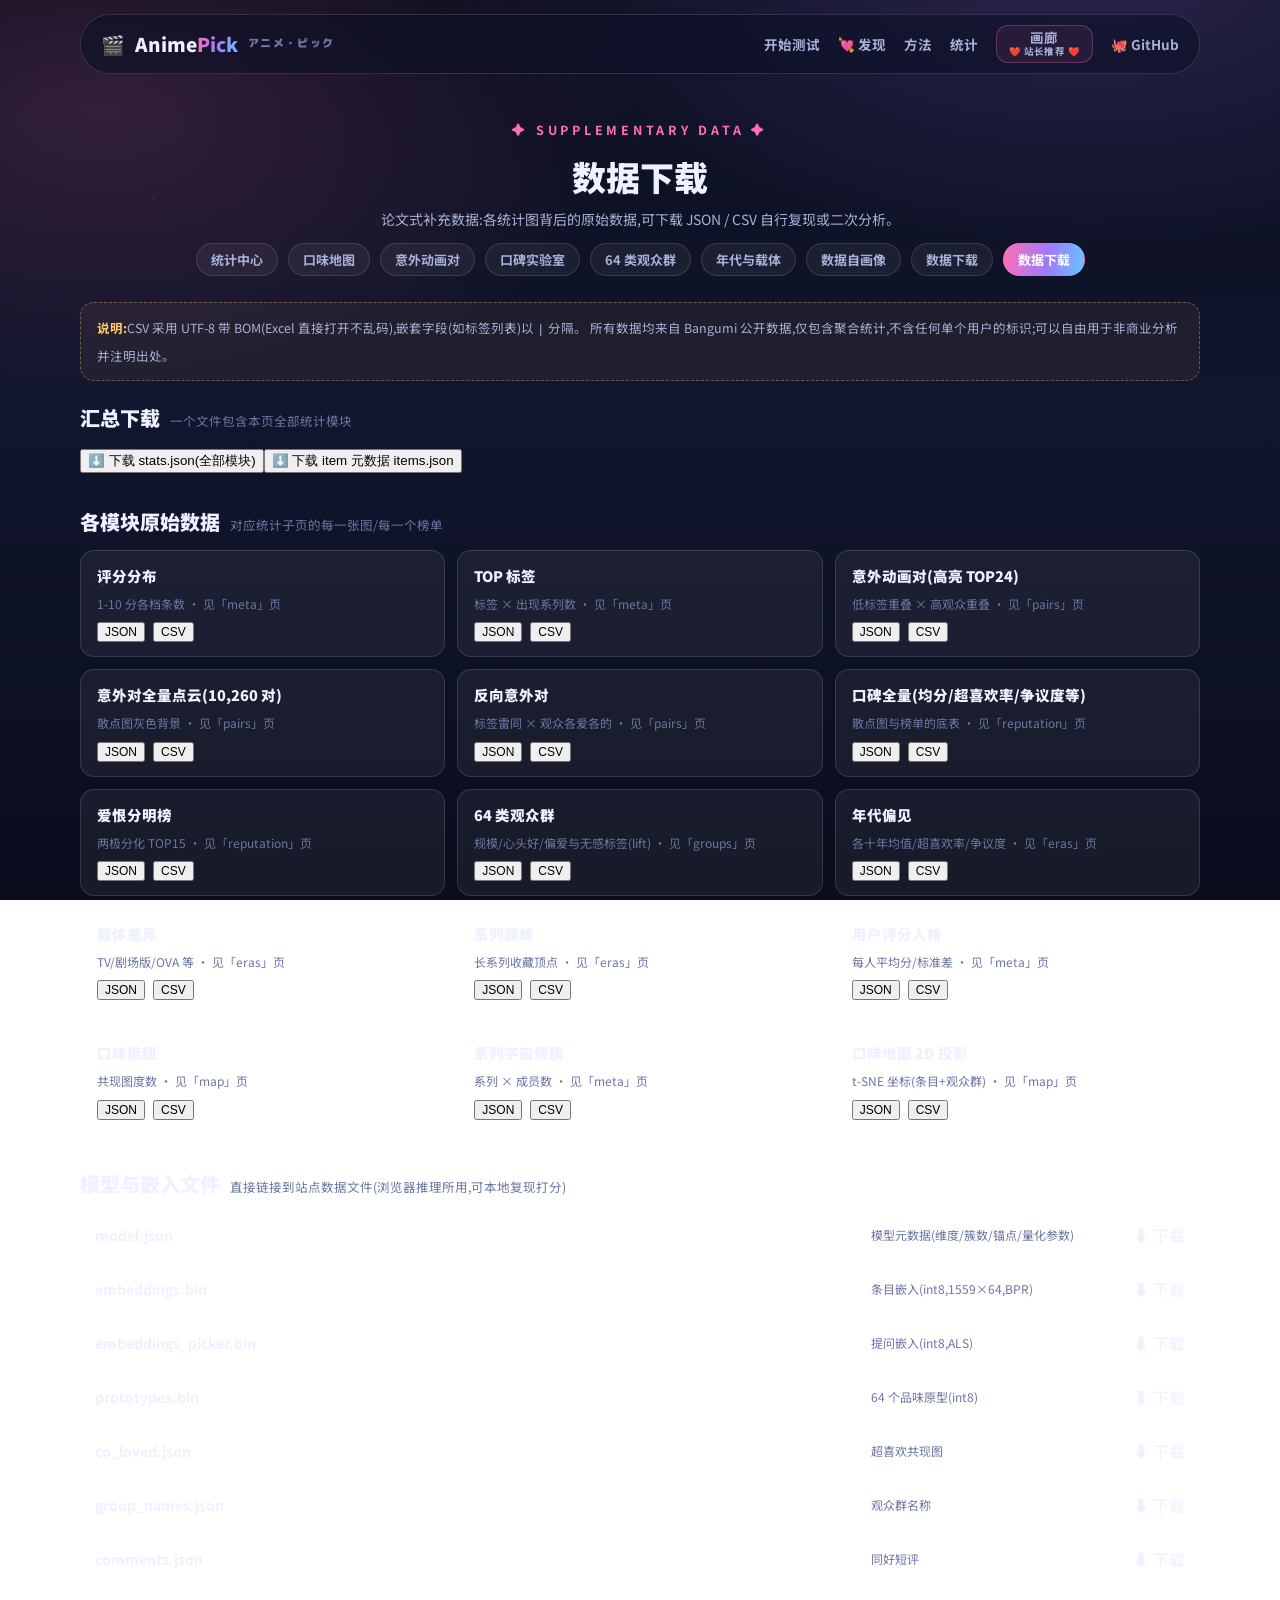
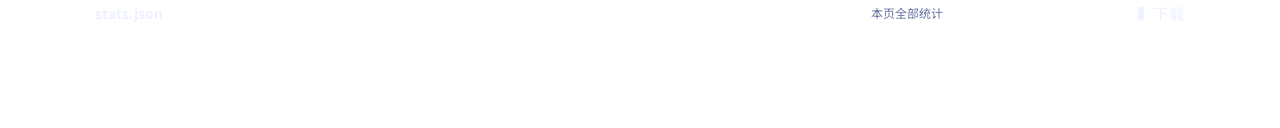
<file: stats/data.html>
<!DOCTYPE html>
<html lang="zh-CN">
<head>
  <meta charset="UTF-8" />
  <meta name="viewport" content="width=device-width, initial-scale=1.0" />
  <title>数据下载 · AnimePick 统计</title>
  <link rel="icon" href="data:image/svg+xml,<svg xmlns='http://www.w3.org/2000/svg' viewBox='0 0 100 100'><text y='.9em' font-size='90'>📦</text></svg>" />
  <link rel="preconnect" href="https://fonts.googleapis.com" />
  <link rel="preconnect" href="https://fonts.gstatic.com" crossorigin />
  <link href="https://fonts.googleapis.com/css2?family=M+PLUS+Rounded+1c:wght@500;700;900&family=Noto+Sans+SC:wght@400;500;700;900&display=swap" rel="stylesheet" />
  <link rel="stylesheet" href="../css/style.css" />
  <link rel="stylesheet" href="stats.css" />
</head>
<body>
  <header class="nav">
    <a class="brand" href="../index.html">
      <span class="brand-icon">🎬</span>
      <span class="brand-text">Anime<span class="grad">Pick</span></span>
      <span class="brand-jp">アニメ・ピック</span>
    </a>
    <nav class="nav-links">
      <a href="../index.html">开始测试</a>
      <a href="../discover.html">💘 发现</a>
      <a href="../methods.html">方法</a>
      <a href="index.html">统计</a>
      <a class="nav-stack-link" href="https://sateriajiaying.github.io/anime-gallery/" target="_blank" rel="noopener"><span class="nav-stack">画廊<small>❤️ 站长推荐 ❤️</small></span></a>
      <a href="https://github.com/SATERIAJIAYING/anime-pick" target="_blank" rel="noopener">🐙 GitHub</a>
    </nav>
  </header>

  <main class="stats-wrap">
    <div class="stats-head">
      <p class="kicker">✦ SUPPLEMENTARY DATA ✦</p>
      <h1>数据下载</h1>
      <p class="sub">论文式补充数据:各统计图背后的原始数据,可下载 JSON / CSV 自行复现或二次分析。</p>
    </div>
    <div class="back-row">
      <a href="index.html">统计中心</a>
      <a href="map.html">口味地图</a>
      <a href="pairs.html">意外动画对</a>
      <a href="reputation.html">口碑实验室</a>
      <a href="groups.html">64 类观众群</a>
      <a href="eras.html">年代与载体</a>
      <a href="meta.html">数据自画像</a>
      <a href="data.html">数据下载</a>

      <a href="data.html" class="on">数据下载</a>
    </div>

    <div class="glossary">
      <b>说明:</b>CSV 采用 UTF-8 带 BOM(Excel 直接打开不乱码),嵌套字段(如标签列表)以 <code>|</code> 分隔。
      所有数据均来自 Bangumi 公开数据,仅包含聚合统计,不含任何单个用户的标识;可以自由用于非商业分析并注明出处。
    </div>

    <div class="mod">
      <div class="mod-title"><h2>汇总下载</h2><span class="desc">一个文件包含本页全部统计模块</span></div>
      <div id="bulk"></div>
    </div>

    <div class="mod">
      <div class="mod-title"><h2>各模块原始数据</h2><span class="desc">对应统计子页的每一张图/每一个榜单</span></div>
      <div class="dl-grid" id="dl-grid"></div>
    </div>

    <div class="mod">
      <div class="mod-title"><h2>模型与嵌入文件</h2><span class="desc">直接链接到站点数据文件(浏览器推理所用,可本地复现打分)</span></div>
      <div id="model-files"></div>
    </div>
  </main>

  <script src="../js/loadgate.js"></script>
  <script src="stats.js"></script>
  <script>
    STATS.then((s) => {
      const BOM = "\ufeff";
      const dl = (name, text, mime) => {
        const a = document.createElement("a");
        a.href = URL.createObjectURL(new Blob([text], { type: mime }));
        a.download = name;
        a.click();
        URL.revokeObjectURL(a.href);
      };
      const json = (name, obj) => dl(name, JSON.stringify(obj, null, 1), "application/json");
      const csv = (name, rows) => {
        if (!rows.length) return;
        const keys = Object.keys(rows[0]);
        const esc = (v) => {
          if (v === null || v === undefined) return "";
          if (typeof v === "object") return JSON.stringify(v).replace(/"/g, "'");
          return String(v);
        };
        const lines = [keys.join(","),
          ...rows.map((r) => keys.map((k) => `"${esc(r[k]).replace(/"/g, '""')}"`).join(","))];
        dl(name, BOM + lines.join("\n"), "text/csv;charset=utf-8");
      };

      // 汇总
      const bulk = document.getElementById("bulk");
      const mkBtn = (label, fn) => {
        const b = el("button", "chip", label);
        b.onclick = fn;
        return b;
      };
      bulk.appendChild(mkBtn("⬇️ 下载 stats.json(全部模块)", () => json("stats.json", s)));
      bulk.appendChild(mkBtn("⬇️ 下载 item 元数据 items.json", () =>
        fetch("../data/items.json").then((r) => r.json()).then((d) => json("items.json", d))));

      // 模块表
      const modules = [
        { name: "评分分布", page: "meta", desc: "1-10 分各档条数", json: s.ratingDist,
          rows: () => Object.entries(s.ratingDist).map(([k, v]) => ({ score: k, count: v })) },
        { name: "TOP 标签", page: "meta", desc: "标签 × 出现系列数", json: s.topTags,
          rows: () => s.topTags.map((t) => ({ tag: t[0], count: t[1] })) },
        { name: "意外动画对(高亮 TOP24)", page: "pairs", desc: "低标签重叠 × 高观众重叠", json: s.pairs,
          rows: () => s.pairs.map((p) => ({
            a: p.a.name, b: p.b.name, userOverlap: p.userOverlap, tagOverlap: p.tagOverlap,
            sharedTags: (p.sharedTags || []).join("|"), sharedLovers: p.sharedLovers, surprise: p.surprise,
          })) },
        { name: "意外对全量点云(10,260 对)", page: "pairs", desc: "散点图灰色背景", json: s.pairCloud,
          rows: () => s.pairCloud.map((c) => ({ userOverlap: c[0], tagOverlap: c[1] })) },
        { name: "反向意外对", page: "pairs", desc: "标签雷同 × 观众各爱各的", json: s.reversePairs,
          rows: () => s.reversePairs.map((p) => ({
            a: p.a, b: p.b, tagOverlap: p.tagOverlap, userOverlap: p.userOverlap,
            sharedTags: (p.sharedTags || []).join("|"), sharedLovers: p.sharedLovers,
          })) },
        { name: "口碑全量(均分/超喜欢率/争议度等)", page: "reputation", desc: "散点图与榜单的底表", json: s.reputation,
          rows: () => s.reputation.map((x) => ({
            id: x.id, name: x.name, n: x.n, mean: x.mean, std: x.std, superRate: x.superRate,
            hateRate: x.hateRate, bimodality: x.bimodality, pop: x.pop, popPct: x.popPct,
            superPct: x.superPct, year: x.year, platform: x.platform,
          })) },
        { name: "爱恨分明榜", page: "reputation", desc: "两极分化 TOP15", json: s.loveHate,
          rows: () => s.loveHate },
        { name: "64 类观众群", page: "groups", desc: "规模/心头好/偏爱与无感标签(lift)", json: s.groups,
          rows: () => s.groups.map((g) => ({
            k: g.k, name: g.name, size: g.size,
            loves: (g.loves || []).join("|"),
            diffTags: (g.diffTags || []).map((d) => `${d.tag}:${d.lift}`).join("|"),
            avoidTags: (g.avoidTags || []).map((d) => `${d.tag}:${d.lift}`).join("|"),
          })) },
        { name: "年代偏见", page: "eras", desc: "各十年均值/超喜欢率/争议度", json: s.eras, rows: () => s.eras },
        { name: "载体差异", page: "eras", desc: "TV/剧场版/OVA 等", json: s.platforms, rows: () => s.platforms },
        { name: "系列巅峰", page: "eras", desc: "长系列收藏顶点", json: s.entries, rows: () => s.entries },
        { name: "用户评分人格", page: "meta", desc: "每人平均分/标准差", json: s.personalities, rows: () => s.personalities },
        { name: "口味枢纽", page: "map", desc: "共现图度数", json: s.hubs, rows: () => s.hubs },
        { name: "系列宇宙规模", page: "meta", desc: "系列 × 成员数", json: s.franchiseSizes, rows: () => s.franchiseSizes },
        { name: "口味地图 2D 投影", page: "map", desc: "t-SNE 坐标(条目+观众群)", json: s.map,
          rows: () => s.map.items.map((p) => ({
            id: p.id, name: p.name, x: p.x, y: p.y, cluster: p.cluster, proto: p.proto, pop: p.pop,
          })) },
      ];
      const grid = document.getElementById("dl-grid");
      for (const m of modules) {
        const card = el("div", "dl-card");
        card.appendChild(el("div", "dl-name", m.name));
        card.appendChild(el("div", "dl-desc", m.desc + " · 见「" + m.page + "」页"));
        const btns = el("div", "dl-btns");
        btns.appendChild(mkBtn("JSON", () => json(m.name.replace(/[\/\\:]/g, "_") + ".json", m.json)));
        btns.appendChild(mkBtn("CSV", () => csv(m.name.replace(/[\/\\:]/g, "_") + ".csv", m.rows())));
        card.appendChild(btns);
        grid.appendChild(card);
      }

      // 模型与嵌入文件直链
      const mf = document.getElementById("model-files");
      const files = [
        ["model.json", "模型元数据(维度/簇数/锚点/量化参数)"],
        ["embeddings.bin", "条目嵌入(int8,1559×64,BPR)"],
        ["embeddings_picker.bin", "提问嵌入(int8,ALS)"],
        ["prototypes.bin", "64 个品味原型(int8)"],
        ["co_loved.json", "超喜欢共现图"],
        ["group_names.json", "观众群名称"],
        ["comments.json", "同好短评"],
        ["stats.json", "本页全部统计"],
      ];
      for (const [fn, desc] of files) {
        const row = el("div", "list-row");
        row.appendChild(el("span", "lname", fn));
        row.appendChild(el("span", "lmeta", desc));
        const a = el("a", "chip", "⬇️ 下载");
        a.href = "../data/" + fn;
        a.download = fn;
        row.appendChild(a);
        mf.appendChild(row);
      }
    });
  </script>
</body>
</html>
</file>
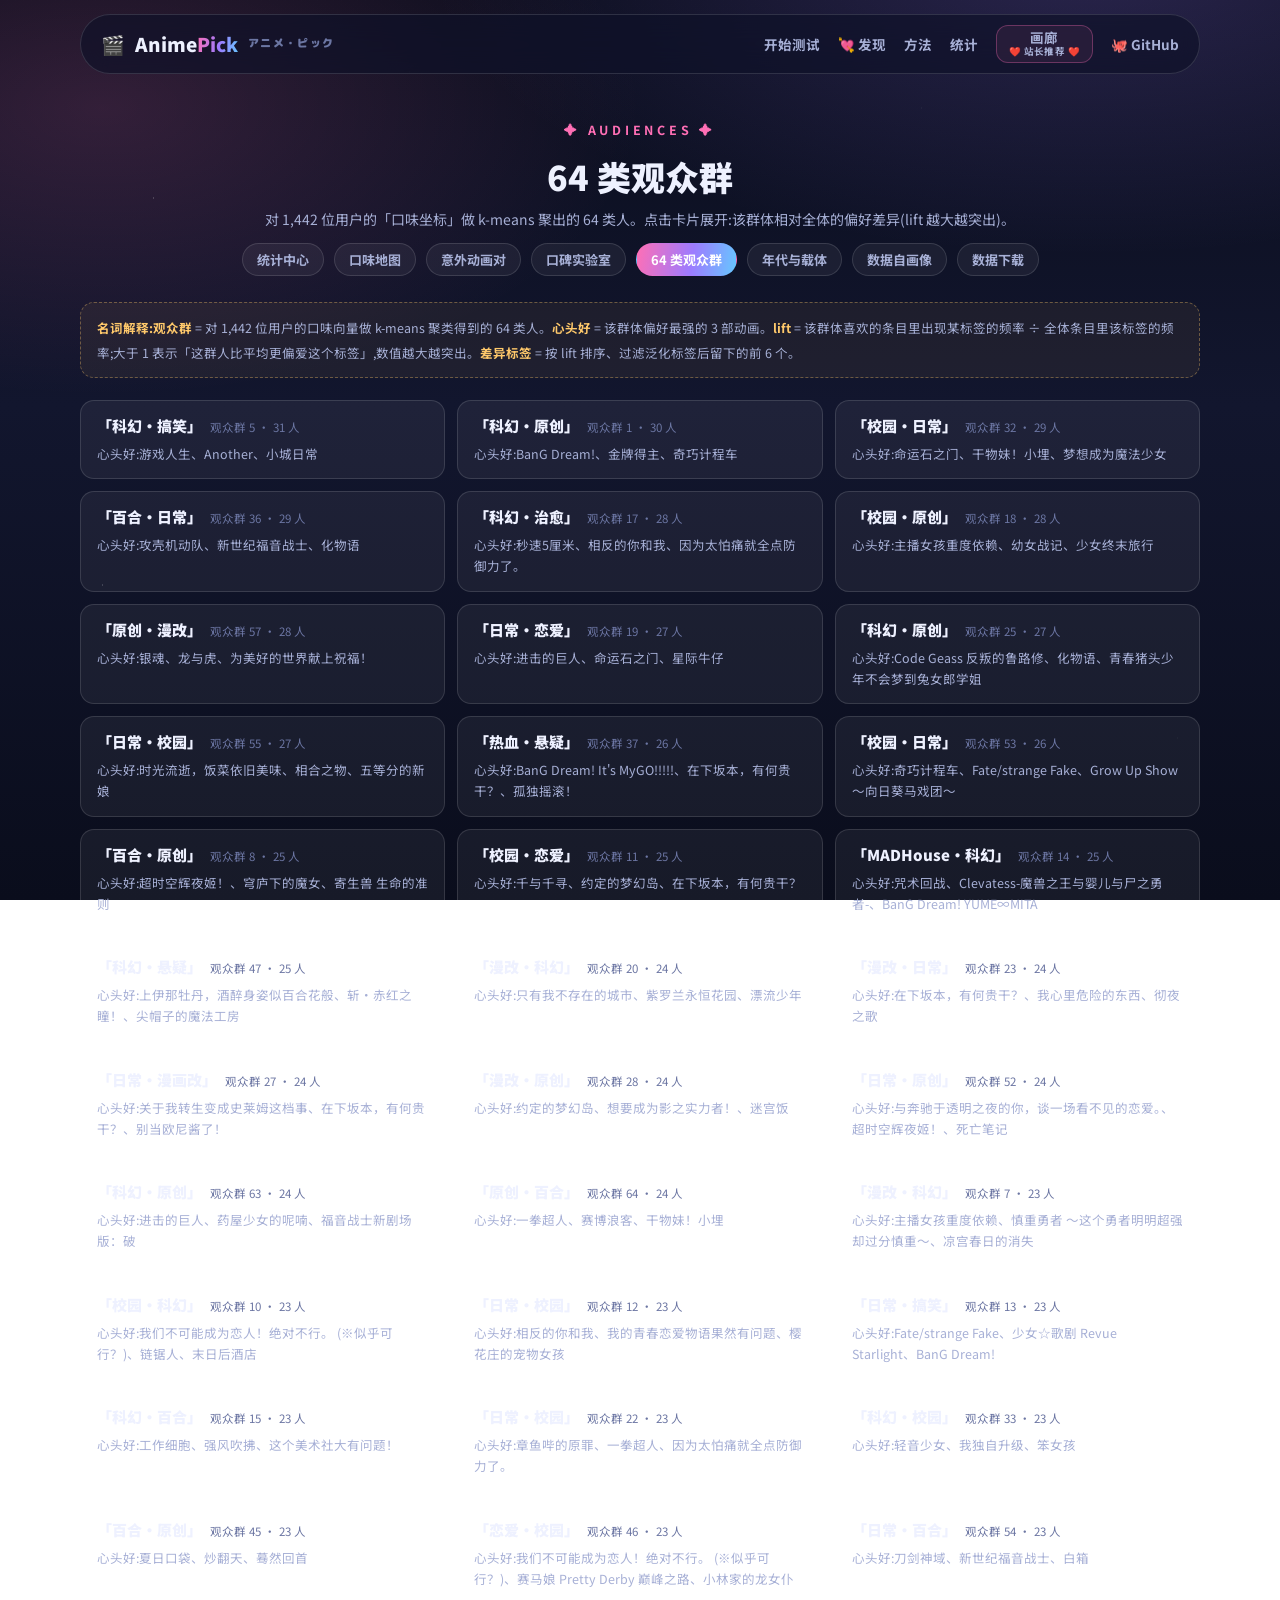
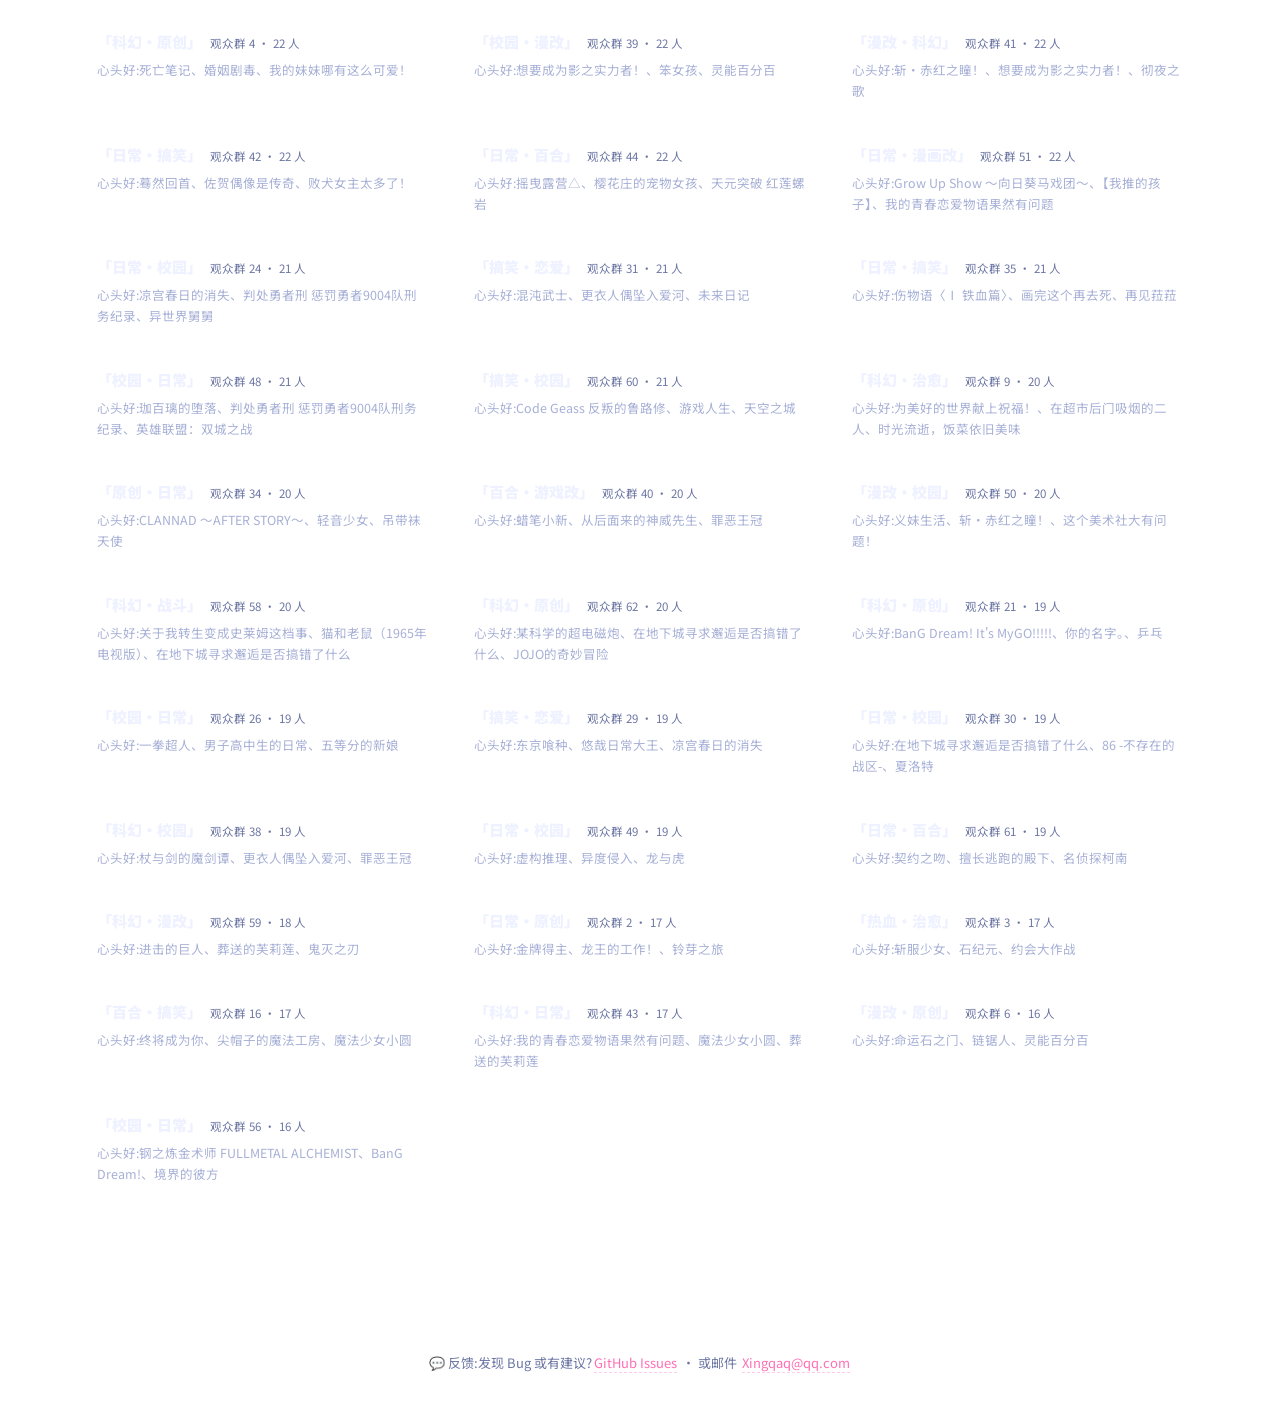
<file: stats/groups.html>
<!DOCTYPE html>
<html lang="zh-CN">
<head>
  <meta charset="UTF-8" />
  <meta name="viewport" content="width=device-width, initial-scale=1.0" />
  <title>64 类观众群 · AnimePick 统计</title>
  <link rel="icon" href="data:image/svg+xml,<svg xmlns='http://www.w3.org/2000/svg' viewBox='0 0 100 100'><text y='.9em' font-size='90'>👥</text></svg>" />
  <link rel="preconnect" href="https://fonts.googleapis.com" />
  <link rel="preconnect" href="https://fonts.gstatic.com" crossorigin />
  <link href="https://fonts.googleapis.com/css2?family=M+PLUS+Rounded+1c:wght@500;700;900&family=Noto+Sans+SC:wght@400;500;700;900&display=swap" rel="stylesheet" />
  <link rel="stylesheet" href="../css/style.css" />
  <link rel="stylesheet" href="stats.css" />
</head>
<body>
  <header class="nav">
    <a class="brand" href="../index.html">
      <span class="brand-icon">🎬</span>
      <span class="brand-text">Anime<span class="grad">Pick</span></span>
      <span class="brand-jp">アニメ・ピック</span>
    </a>
    <nav class="nav-links">
      <a href="../index.html">开始测试</a>
      <a href="../discover.html">💘 发现</a>
      <a href="../methods.html">方法</a>
      <a href="index.html">统计</a>
      <a class="nav-stack-link" href="https://sateriajiaying.github.io/anime-gallery/" target="_blank" rel="noopener"><span class="nav-stack">画廊<small>❤️ 站长推荐 ❤️</small></span></a>
      <a href="https://github.com/SATERIAJIAYING/anime-pick" target="_blank" rel="noopener">🐙 GitHub</a>
    </nav>
  </header>

  <main class="stats-wrap">
    <div class="stats-head">
      <p class="kicker">✦ AUDIENCES ✦</p>
      <h1>64 类观众群</h1>
      <p class="sub">对 1,442 位用户的「口味坐标」做 k-means 聚出的 64 类人。点击卡片展开:该群体相对全体的偏好差异(lift 越大越突出)。</p>
    </div>
    <div class="back-row">
      <a href="index.html">统计中心</a>
      <a href="map.html">口味地图</a>
      <a href="pairs.html">意外动画对</a>
      <a href="reputation.html">口碑实验室</a>
      <a href="groups.html" class="on">64 类观众群</a>
      <a href="eras.html">年代与载体</a>
      <a href="meta.html">数据自画像</a>
      <a href="data.html">数据下载</a>

    </div>

    <div class="glossary"><b>名词解释:</b><b>观众群</b> = 对 1,442 位用户的口味向量做 k-means 聚类得到的 64 类人。<b>心头好</b> = 该群体偏好最强的 3 部动画。<b>lift</b> = 该群体喜欢的条目里出现某标签的频率 ÷ 全体条目里该标签的频率;大于 1 表示「这群人比平均更偏爱这个标签」,数值越大越突出。<b>差异标签</b> = 按 lift 排序、过滤泛化标签后留下的前 6 个。</div>

    <div class="mod">
      <div class="group-grid" id="group-grid"></div>
    </div>
  </main>

  <script src="../js/loadgate.js"></script>
  <script src="stats.js"></script>
  <script>
    STATS.then((s) => {
      const grid = document.getElementById("group-grid");
      const groups = [...s.groups].sort((a, b) => b.size - a.size);
      for (const g of groups) {
        const card = el("div", "group-card");
        const head = el("div", "ghead");
        head.appendChild(el("span", "gname", `「${g.name}」`));
        head.appendChild(el("span", "gsize", `观众群 ${g.k + 1} · ${g.size} 人`));
        card.appendChild(head);
        card.appendChild(el("div", "gloves", "心头好:" + (g.loves.join("、") || "—")));
        const diff = el("div", "gdiff");
        diff.appendChild(el("span", "glabel", "❤️ 更偏爱"));
        for (const d of g.diffTags) {
          const sp = el("span");
          sp.appendChild(document.createTextNode(d.tag + " "));
          sp.appendChild(el("b", null, `×${d.lift}`));
          diff.appendChild(sp);
        }
        if (g.avoidTags && g.avoidTags.length) {
          diff.appendChild(el("span", "glabel", "💤 相对无感"));
          for (const d of g.avoidTags) {
            const sp = el("span");
            sp.appendChild(document.createTextNode(d.tag + " "));
            sp.appendChild(el("b", null, `×${d.lift}`));
            diff.appendChild(sp);
          }
        }
        card.appendChild(diff);
        card.onclick = () => card.classList.toggle("open");
        grid.appendChild(card);
      }
    });
  </script>
<footer class="site-foot">
    <p>💬 反馈:发现 Bug 或有建议?<a class="link" href="https://github.com/SATERIAJIAYING/anime-pick/issues" target="_blank" rel="noopener">GitHub Issues</a> · 或邮件 <a class="link" href="mailto:Xingqaq@qq.com">Xingqaq@qq.com</a></p>
  </footer>
</body>
</html>
</file>
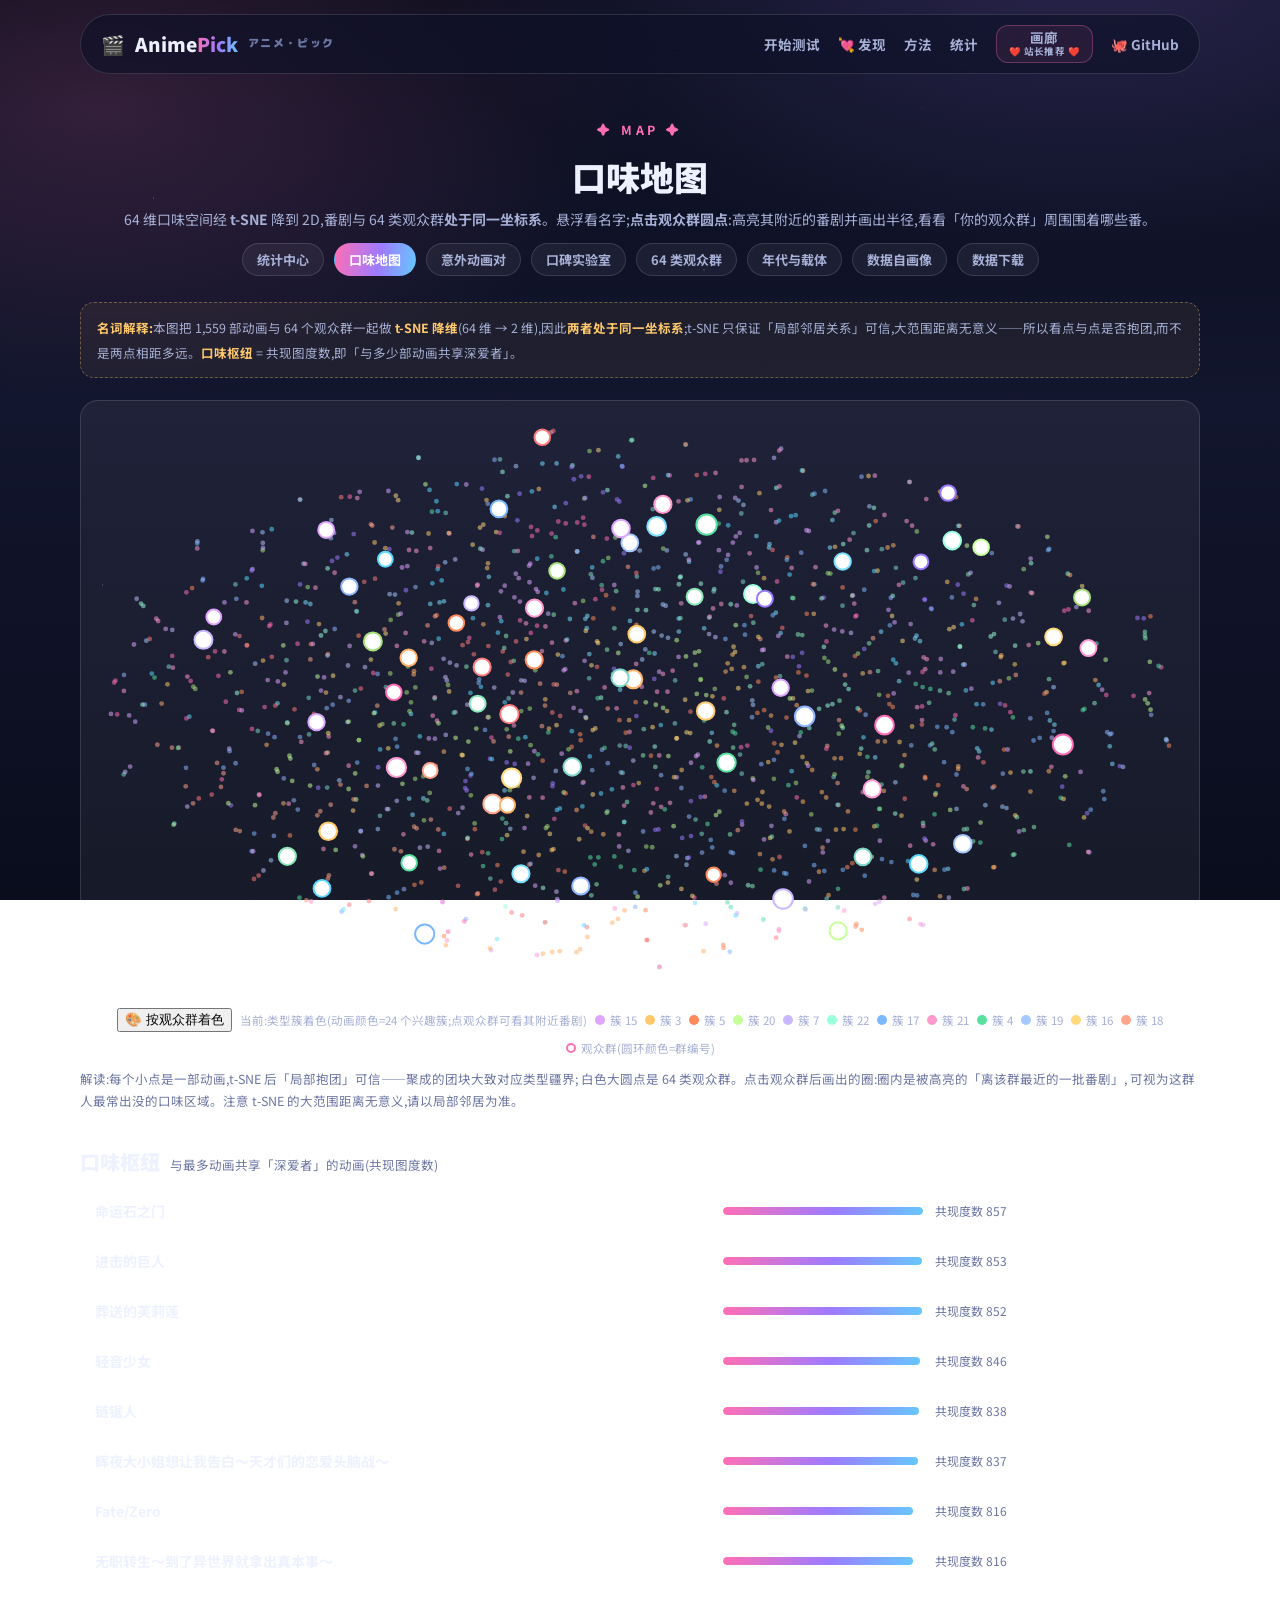
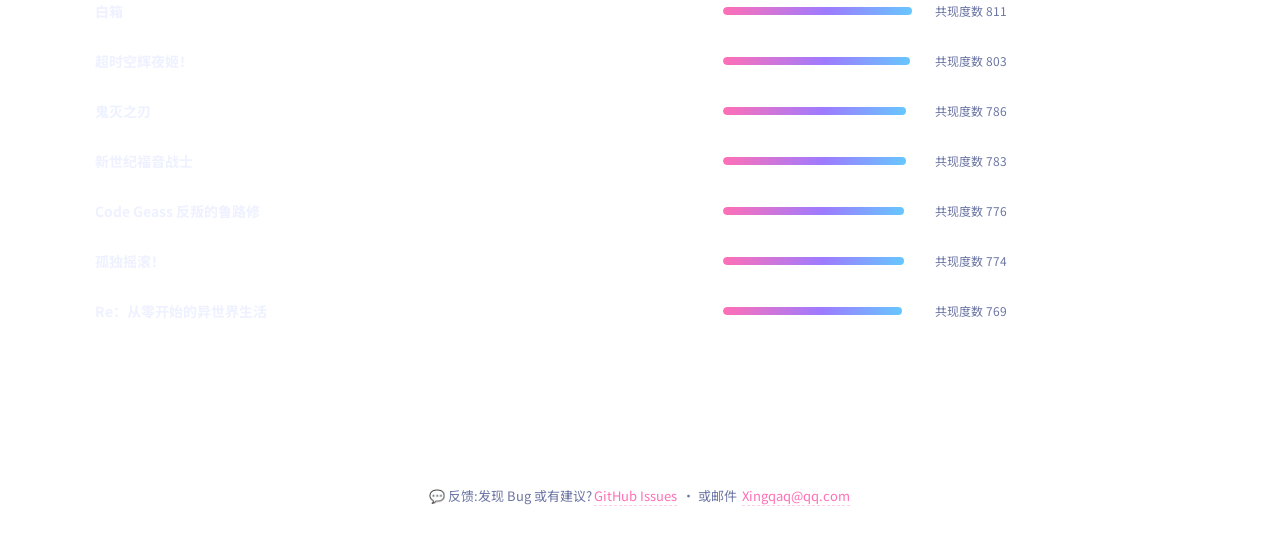
<file: stats/map.html>
<!DOCTYPE html>
<html lang="zh-CN">
<head>
  <meta charset="UTF-8" />
  <meta name="viewport" content="width=device-width, initial-scale=1.0" />
  <title>口味地图 · AnimePick 统计</title>
  <link rel="icon" href="data:image/svg+xml,<svg xmlns='http://www.w3.org/2000/svg' viewBox='0 0 100 100'><text y='.9em' font-size='90'>🗺️</text></svg>" />
  <link rel="preconnect" href="https://fonts.googleapis.com" />
  <link rel="preconnect" href="https://fonts.gstatic.com" crossorigin />
  <link href="https://fonts.googleapis.com/css2?family=M+PLUS+Rounded+1c:wght@500;700;900&family=Noto+Sans+SC:wght@400;500;700;900&display=swap" rel="stylesheet" />
  <link rel="stylesheet" href="../css/style.css" />
  <link rel="stylesheet" href="stats.css" />
</head>
<body>
  <header class="nav">
    <a class="brand" href="../index.html">
      <span class="brand-icon">🎬</span>
      <span class="brand-text">Anime<span class="grad">Pick</span></span>
      <span class="brand-jp">アニメ・ピック</span>
    </a>
    <nav class="nav-links">
      <a href="../index.html">开始测试</a>
      <a href="../discover.html">💘 发现</a>
      <a href="../methods.html">方法</a>
      <a href="index.html">统计</a>
      <a class="nav-stack-link" href="https://sateriajiaying.github.io/anime-gallery/" target="_blank" rel="noopener"><span class="nav-stack">画廊<small>❤️ 站长推荐 ❤️</small></span></a>
      <a href="https://github.com/SATERIAJIAYING/anime-pick" target="_blank" rel="noopener">🐙 GitHub</a>
    </nav>
  </header>

  <main class="stats-wrap">
    <div class="stats-head">
      <p class="kicker">✦ MAP ✦</p>
      <h1>口味地图</h1>
      <p class="sub">64 维口味空间经 <b>t-SNE</b> 降到 2D,番剧与 64 类观众群<b>处于同一坐标系</b>。悬浮看名字;<b>点击观众群圆点</b>:高亮其附近的番剧并画出半径,看看「你的观众群」周围围着哪些番。</p>
    </div>
    <div class="back-row">
      <a href="index.html">统计中心</a>
      <a href="map.html" class="on">口味地图</a>
      <a href="pairs.html">意外动画对</a>
      <a href="reputation.html">口碑实验室</a>
      <a href="groups.html">64 类观众群</a>
      <a href="eras.html">年代与载体</a>
      <a href="meta.html">数据自画像</a>
      <a href="data.html">数据下载</a>

    </div>

    <div class="glossary"><b>名词解释:</b>本图把 1,559 部动画与 64 个观众群一起做 <b>t-SNE 降维</b>(64 维 → 2 维),因此<b>两者处于同一坐标系</b>;t-SNE 只保证「局部邻居关系」可信,大范围距离无意义——所以看点与点是否抱团,而不是两点相距多远。<b>口味枢纽</b> = 共现图度数,即「与多少部动画共享深爱者」。</div>

    <div class="mod">
      <div class="chart-box map-box">
        <canvas id="taste-map"></canvas>
        <div class="map-tip" id="map-tip"></div>
      </div>
      <div class="map-legend" id="legend"></div>
      <div class="proto-detail" id="proto-detail" hidden></div>
      <p class="note">
        解读:每个小点是一部动画,t-SNE 后「局部抱团」可信——聚成的团块大致对应类型疆界;
        白色大圆点是 64 类观众群。点击观众群后画出的圈:圈内是被高亮的「离该群最近的一批番剧」,
        可视为这群人最常出没的口味区域。注意 t-SNE 的大范围距离无意义,请以局部邻居为准。
      </p>
    </div>

    <div class="mod">
      <div class="mod-title"><h2>口味枢纽</h2><span class="desc">与最多动画共享「深爱者」的动画(共现图度数)</span></div>
      <div id="hub-list"></div>
    </div>
  </main>

  <script src="../js/loadgate.js"></script>
  <script src="stats.js"></script>
  <script>
    STATS.then((s) => {
      // ---- 地图 ----
      const cv = document.getElementById("taste-map");
      const tip = document.getElementById("map-tip");
      const dpr = window.devicePixelRatio || 1;
      const W = cv.clientWidth, H = cv.clientHeight;
      cv.width = W * dpr; cv.height = H * dpr;
      const ctx = cv.getContext("2d");
      ctx.scale(dpr, dpr);
      const items = s.map.items;
      const xs = items.map((p) => p.x), ys = items.map((p) => p.y);
      const x0 = Math.min(...xs), x1 = Math.max(...xs);
      const y0 = Math.min(...ys), y1 = Math.max(...ys);
      const px = (v) => 12 + ((v - x0) / (x1 - x0 || 1)) * (W - 24);
      const py = (v) => 12 + ((v - y0) / (y1 - y0 || 1)) * (H - 24);
      const colOf = (c) => PALETTE[c % PALETTE.length];
      const pts = items.map((p, i) => ({ x: px(p.x), y: py(p.y), p, i }));
      const protos = s.map.protos.map((pr) => ({ x: px(pr.x), y: py(pr.y), pr }));
      const protoOf = (k) => protos[k];
      // 着色模式:cluster=按 24 簇(类型分区);proto=按最近观众群
      let colorMode = "cluster";
      const itemColor = (p) => colorMode === "cluster" ? colOf(p.cluster) : colOf(p.proto);
      let selected = null;
      const drawAll = () => {
        ctx.clearRect(0, 0, W, H);
        for (const pt of pts) {
          ctx.fillStyle = (selected && !pt.hl ? "rgba(255,255,255,.06)" : itemColor(pt.p) + "88");
          ctx.beginPath();
          ctx.arc(pt.x, pt.y, pt.hl ? 3.6 : 2.4, 0, Math.PI * 2);
          ctx.fill();
        }
        for (const pr of protos) {
          ctx.fillStyle = "#ffffff";
          ctx.strokeStyle = colOf(pr.pr.k);
          ctx.lineWidth = selected === pr ? 3.5 : 2;
          ctx.beginPath();
          ctx.arc(pr.x, pr.y, 4 + Math.min(10, pr.pr.size / 5), 0, Math.PI * 2);
          ctx.fill(); ctx.stroke();
        }
        if (selected) {
          ctx.strokeStyle = colOf(selected.pr.k);
          ctx.setLineDash([6, 4]);
          ctx.beginPath();
          ctx.arc(selected.x, selected.y, selected.radius, 0, Math.PI * 2);
          ctx.stroke();
          ctx.setLineDash([]);
        }
      };
      drawAll();
      // 图例:着色模式开关 + 前 12 簇
      const leg = document.getElementById("legend");
      const toggleBtn = document.createElement("button");
      toggleBtn.className = "chip";
      toggleBtn.textContent = "🎨 按观众群着色";
      toggleBtn.onclick = () => {
        colorMode = colorMode === "cluster" ? "proto" : "cluster";
        toggleBtn.textContent = colorMode === "cluster" ? "🎨 按观众群着色" : "🎨 按类型簇着色";
        drawAll();
      };
      leg.appendChild(toggleBtn);
      const modeLabel = document.createElement("span");
      modeLabel.id = "mode-label";
      modeLabel.textContent = "当前:类型簇着色(动画颜色=24 个兴趣簇;点观众群可看其附近番剧)";
      leg.appendChild(modeLabel);
      for (const c of [...new Set(items.map((p) => p.cluster))].slice(0, 12)) {
        const span = document.createElement("span");
        span.innerHTML = `<i style="background:${colOf(c)}"></i>簇 ${c}`;
        leg.appendChild(span);
      }
      const span = document.createElement("span");
      span.innerHTML = `<i style="background:#fff;border:2px solid #ff6fb5"></i>观众群(圆环颜色=群编号)`;
      leg.appendChild(span);
      // 悬浮
      let shownProto = null;
      cv.onmousemove = (e) => {
        const rect = cv.getBoundingClientRect();
        const mx = e.clientX - rect.left, my = e.clientY - rect.top;
        let best = null, bd = 30 * 30;
        for (const pr of protos) {
          const d = (mx - pr.x) ** 2 + (my - pr.y) ** 2;
          if (d < bd) { bd = d; best = pr.pr; }
        }
        if (best) {
          tip.style.display = "block";
          tip.style.left = `${mx + 14}px`;
          tip.style.top = `${my + 10}px`;
          tip.textContent = `「${best.name}」观众群 · 第 ${best.k + 1} 群 · ${best.size} 人 · 心头好:${best.loves.slice(0, 3).join("、")}`;
          shownProto = best;
          return;
        }
        let bi = -1; bd = 16 * 16;
        for (const pt of pts) {
          const d = (mx - pt.x) ** 2 + (my - pt.y) ** 2;
          if (d < bd) { bd = d; bi = pt.i; }
        }
        if (bi >= 0) {
          const p = items[bi];
          const pn = protoOf(p.proto);
          tip.style.display = "block";
          tip.style.left = `${mx + 14}px`;
          tip.style.top = `${my + 10}px`;
          tip.textContent = `${p.name} · 簇 ${p.cluster} · 最近观众群「${pn.pr.name}」(第 ${p.proto + 1} 群)`;
          shownProto = null;
        } else {
          tip.style.display = "none";
        }
      };
      cv.onmouseleave = () => { tip.style.display = "none"; };
      // 点击观众群:高亮最近 15 部番 + 半径圈 + 清单
      const detail = document.getElementById("proto-detail");
      cv.onclick = () => {
        if (!shownProto) return;
        const pr = protos.find((p) => p.pr === shownProto);
        if (!pr) return;
        if (selected === pr) {
          selected = null;
          for (const pt of pts) pt.hl = false;
          detail.hidden = true;
        } else {
          selected = pr;
          const withDist = pts.map((pt) => ({
            pt,
            d: Math.hypot(pt.x - pr.x, pt.y - pr.y),
          })).sort((a, b) => a.d - b.d);
          const near = withDist.slice(0, 15);
          for (const pt of pts) pt.hl = false;
          for (const n of near) n.pt.hl = true;
          pr.radius = near[14].d + 4;
          detail.hidden = false;
          detail.textContent = "";
          detail.appendChild(el("b", null,
            `「${pr.pr.name}」观众群(第 ${pr.pr.k + 1} 群,${pr.pr.size} 人)附近最近的 15 部番(距离为 2D 投影距离):`));
          const list = el("div", "proto-list");
          for (const n of near) {
            const row = el("span", "proto-item", `${n.pt.p.name}`);
            row.title = `投影距离 ${n.d.toFixed(0)}`;
            list.appendChild(row);
          }
          detail.appendChild(list);
        }
        drawAll();
      };
      // ---- 枢纽 ----
      barList(document.getElementById("hub-list"), s.hubs,
        (h) => h.degree, (h) => h.name, (h) => `共现度数 ${h.degree}`);
    });
  </script>
<footer class="site-foot">
    <p>💬 反馈:发现 Bug 或有建议?<a class="link" href="https://github.com/SATERIAJIAYING/anime-pick/issues" target="_blank" rel="noopener">GitHub Issues</a> · 或邮件 <a class="link" href="mailto:Xingqaq@qq.com">Xingqaq@qq.com</a></p>
  </footer>
</body>
</html>
</file>
<file: css/style.css>
/* ============================================================
   AnimePick — anime night theme (shared language with AniGallery)
   ============================================================ */
:root {
  --bg-0: #0a0d1c;
  --bg-1: #12162e;
  --card: rgba(255, 255, 255, 0.055);
  --card-hi: rgba(255, 255, 255, 0.10);
  --line: rgba(255, 255, 255, 0.13);
  --line-hi: rgba(255, 158, 213, 0.55);
  --ink: #eef1ff;
  --ink-dim: #a7b0d6;
  --ink-faint: #6c76a3;
  --pink: #ff6fb5;
  --purple: #9d7bff;
  --cyan: #5ad8ff;
  --gold: #ffc96b;
  --good: #58e0a1;
  --bad: #ff6b6b;
  --grad: linear-gradient(100deg, var(--pink) 0%, var(--purple) 55%, var(--cyan) 110%);
  --radius: 18px;
  --shadow: 0 18px 48px -18px rgba(8, 10, 28, 0.9);
  --font-jp: "M PLUS Rounded 1c", "Noto Sans SC", sans-serif;
  --font-cn: "Noto Sans SC", "PingFang SC", "Hiragino Sans GB", sans-serif;
}
* { box-sizing: border-box; }
html { scroll-behavior: smooth; }
body {
  margin: 0; color: var(--ink); font-family: var(--font-cn);
  background:
    radial-gradient(1100px 500px at 85% -5%, rgba(157, 123, 255, 0.22), transparent 60%),
    radial-gradient(900px 480px at 8% 12%, rgba(255, 111, 181, 0.16), transparent 60%),
    linear-gradient(180deg, var(--bg-0) 0%, var(--bg-1) 45%, var(--bg-0) 100%);
  background-attachment: fixed;
  min-height: 100vh;
  overflow-x: hidden;
}
body::before {
  content: ""; position: fixed; inset: 0; pointer-events: none;
  background-image:
    radial-gradient(1.2px 1.2px at 12% 22%, rgba(255,255,255,.8), transparent 55%),
    radial-gradient(1px 1px at 32% 8%, rgba(255,255,255,.6), transparent 55%),
    radial-gradient(1.5px 1.5px at 55% 30%, rgba(255,214,255,.7), transparent 55%),
    radial-gradient(1px 1px at 72% 12%, rgba(255,255,255,.55), transparent 55%),
    radial-gradient(1.2px 1.2px at 88% 42%, rgba(255,255,255,.65), transparent 55%),
    radial-gradient(1.4px 1.4px at 8% 65%, rgba(255,255,255,.5), transparent 55%),
    radial-gradient(1.2px 1.2px at 25% 88%, rgba(255,220,255,.5), transparent 55%),
    radial-gradient(1px 1px at 92% 82%, rgba(255,255,255,.5), transparent 55%);
  z-index: 0;
}
#petals { position: fixed; inset: 0; z-index: 1; pointer-events: none; }
main, header { position: relative; z-index: 2; }
a { color: inherit; text-decoration: none; }
.grad { background: var(--grad); -webkit-background-clip: text; background-clip: text; color: transparent; }
.link { color: var(--pink); border-bottom: 1px dashed rgba(255,154,213,.5); }
.link:hover { color: var(--cyan); border-color: var(--cyan); }

/* nav */
.nav {
  position: sticky; top: 14px; z-index: 50;
  width: min(1120px, calc(100% - 32px)); margin: 14px auto 0;
  display: flex; align-items: center; gap: 16px;
  padding: 10px 20px; border-radius: 999px;
  background: rgba(14, 18, 40, 0.66); border: 1px solid var(--line);
  backdrop-filter: blur(14px); -webkit-backdrop-filter: blur(14px);
}
.brand { display: flex; align-items: center; gap: 10px; font-weight: 900; font-size: 19px; }
.brand-jp { font-family: var(--font-jp); font-size: 11px; color: var(--ink-faint); letter-spacing: .12em; }
.nav-links { margin-left: auto; display: flex; align-items: center; gap: 18px; }
.nav-links a { font-size: 13.5px; color: var(--ink-dim); font-weight: 700; transition: color .15s; }
.nav-links a:hover { color: var(--ink); }
.nav-stack-link {
  display: inline-flex; align-items: center;
  background: rgba(255,111,181,.08); border: 1px solid rgba(255,111,181,.32);
  border-radius: 12px; padding: 3px 12px 4px;
  transition: border-color .15s, background .15s;
}
.nav-stack-link:hover { border-color: var(--pink); background: rgba(255,111,181,.16); }
.nav-stack { display: inline-flex; flex-direction: column; align-items: center; line-height: 1.25; }
.nav-stack small { font-size: 9.5px; font-weight: 700; color: var(--pink-soft); letter-spacing: .04em; }

/* hero */
.hero { width: min(1120px, calc(100% - 32px)); margin: 0 auto; padding: 54px 8px 26px; text-align: center; }
.hero.compact { padding: 40px 8px 14px; }
.home-hero { padding-bottom: 10px; }

/* ---------------- home ---------------- */
.api-banner {
  width: min(1120px, calc(100% - 32px)); margin: 18px auto 0;
  display: flex; align-items: flex-start; gap: 12px;
  padding: 12px 16px; border-radius: 14px;
  background: rgba(255,201,107,.08); border: 1px solid rgba(255,201,107,.4);
  color: var(--ink-dim); font-size: 13.5px; line-height: 1.8;
}
.api-banner span { flex: 1; }
.api-banner[hidden] { display: none; }
.api-banner button {
  flex: none; width: 26px; height: 26px; border-radius: 50%; cursor: pointer;
  background: none; border: 1px solid var(--line); color: var(--ink-faint);
  font-size: 13px; transition: all .15s;
}
.api-banner button:hover { color: #fff; border-color: transparent; background: #e5484d; }
.how-row {
  width: min(1120px, calc(100% - 32px)); margin: 8px auto 0;
  display: grid; grid-template-columns: repeat(auto-fit, minmax(240px, 1fr)); gap: 16px;
}
.how-card {
  background: var(--card); border: 1px solid var(--line); border-radius: var(--radius);
  padding: 20px 20px 18px; transition: transform .18s, border-color .18s;
}
.how-card:hover { transform: translateY(-4px); border-color: var(--line-hi); }
.how-ico { font-size: 26px; }
.how-step { margin-top: 8px; font-family: var(--font-jp); font-size: 11.5px; color: var(--pink-soft); letter-spacing: .15em; font-weight: 700; }
.how-card h3 { margin: 5px 0 8px; font-size: 16.5px; font-weight: 900; }
.how-card p { margin: 0; font-size: 13px; color: var(--ink-dim); line-height: 1.8; }
.stats-panel {
  width: min(1120px, calc(100% - 32px)); margin: 22px auto 0;
  background: var(--card); border: 1px solid var(--line); border-radius: var(--radius);
  padding: 20px 24px;
}
.stats-title { font-family: var(--font-jp); font-size: 13px; color: var(--cyan); font-weight: 900; margin-bottom: 14px; letter-spacing: .1em; }
.stats-grid { display: grid; grid-template-columns: repeat(auto-fit, minmax(140px, 1fr)); gap: 12px; }
.stat-item {
  text-align: center; padding: 14px 8px; border-radius: 14px;
  background: rgba(255,255,255,.05); border: 1px solid var(--line);
}
.stat-item b { display: block; font-family: var(--font-jp); font-size: 21px; background: var(--grad); -webkit-background-clip: text; background-clip: text; color: transparent; }
.stat-item span { display: block; margin-top: 4px; font-size: 12px; color: var(--ink-faint); }
.stats-note { margin: 14px 0 0; text-align: center; font-size: 12.5px; color: var(--ink-faint); line-height: 1.8; }
.home-cta { display: flex; justify-content: center; gap: 14px; margin: 30px 0 0; flex-wrap: wrap; }
.btn-big { font-size: 17px; padding: 15px 30px; }
.home-methods { text-align: center; margin: 16px 0 0; font-size: 13px; color: var(--ink-faint); }
.hero-eyebrow { color: var(--pink); font-family: var(--font-jp); letter-spacing: .35em; font-size: 13px; margin: 0 0 14px; }
.hero-title { margin: 0; font-size: clamp(30px, 5vw, 50px); line-height: 1.2; font-weight: 900; }
.hero-sub { margin: 16px auto 0; color: var(--ink-dim); font-size: 15.5px; }
.screen { padding-bottom: 70px; }

/* buttons */
.btn {
  display: inline-flex; align-items: center; justify-content: center; gap: 8px;
  padding: 12px 26px; border-radius: 999px; cursor: pointer;
  font-weight: 700; font-size: 15px; font-family: inherit;
  border: 1px solid transparent; transition: transform .15s, box-shadow .15s, background .15s;
}
.btn:active { transform: scale(.97); }
.btn:disabled { opacity: .45; cursor: not-allowed; transform: none; }
.btn-primary { color: #fff; background: linear-gradient(100deg, #ff5fa2, #9d5cff); box-shadow: 0 10px 30px -10px rgba(255, 95, 162, .55); }
.btn-primary:hover:not(:disabled) { box-shadow: 0 14px 40px -8px rgba(157, 92, 255, .65); transform: translateY(-2px); }
.btn-ghost { color: var(--ink); background: var(--card); border-color: var(--line); }
.btn-ghost:hover { background: var(--card-hi); border-color: var(--line-hi); }
.btn-good { color: #062b1c; background: linear-gradient(100deg, #7cf0b4, #3ecf8e); font-size: 17px; }
.btn-good:hover { transform: translateY(-2px); }
.btn-bad { color: #fff; background: linear-gradient(100deg, #ff7b7b, #e5484d); }
.btn-bad:hover { transform: translateY(-2px); }

/* anchor grid */
.anchor-grid {
  width: min(1120px, calc(100% - 32px)); margin: 10px auto 0;
  display: grid; grid-template-columns: repeat(auto-fill, minmax(118px, 1fr)); gap: 14px;
}
.anchor-card {
  position: relative; border-radius: 14px; overflow: hidden; cursor: pointer;
  border: 2px solid var(--line); background: var(--card);
  transition: transform .18s, border-color .18s, box-shadow .18s;
}
.anchor-card img { display: block; width: 100%; aspect-ratio: 3/4; object-fit: cover; }
.anchor-card .name {
  padding: 7px 8px; font-size: 12.5px; font-weight: 700; line-height: 1.4;
  white-space: nowrap; overflow: hidden; text-overflow: ellipsis;
}
.anchor-card:hover { transform: translateY(-4px); border-color: var(--line-hi); }
.anchor-card.on {
  border-color: var(--pink);
  box-shadow: 0 0 0 3px rgba(255, 111, 181, .25), 0 14px 34px -14px rgba(255, 111, 181, .5);
}
.anchor-card .check {
  position: absolute; top: 8px; right: 8px; width: 26px; height: 26px; border-radius: 50%;
  display: flex; align-items: center; justify-content: center;
  background: rgba(8, 10, 26, .75); color: #fff; font-size: 13px;
  border: 1px solid rgba(255,255,255,.4); opacity: 0; transition: opacity .15s;
}
.anchor-card.on .check { opacity: 1; background: var(--pink); border-color: transparent; }

/* foot bar */
.foot-bar {
  width: min(1120px, calc(100% - 32px)); margin: 26px auto 0;
  display: flex; align-items: center; justify-content: space-between; gap: 14px; flex-wrap: wrap;
}
.foot-hint { color: var(--ink-dim); font-size: 14px; }

/* quiz */
.progress {
  width: min(640px, calc(100% - 32px)); margin: 8px auto 26px;
  height: 10px; border-radius: 999px; background: rgba(255,255,255,.08);
  overflow: hidden;
}
.progress-fill { height: 100%; width: 0%; border-radius: 999px; background: var(--grad); transition: width .3s ease; }
.quiz-stage { width: min(560px, calc(100% - 32px)); margin: 0 auto; }
.quiz-card {
  display: flex; gap: 22px; align-items: center;
  border-radius: var(--radius); padding: 22px;
  background: var(--card); border: 1px solid var(--line);
  backdrop-filter: blur(8px); animation: pop .25s ease;
}
@keyframes pop { from { opacity: 0; transform: translateY(10px) scale(.98); } }
.quiz-card img {
  width: 132px; aspect-ratio: 3/4; object-fit: cover; border-radius: 12px;
  border: 1px solid var(--line); box-shadow: var(--shadow);
}
.quiz-info { flex: 1; min-width: 0; }
.quiz-info h2 { margin: 0 0 6px; font-size: 21px; font-weight: 900; line-height: 1.35; }
.quiz-info .jp { font-family: var(--font-jp); color: var(--ink-faint); font-size: 13px; }
.quiz-info .meta { margin-top: 10px; color: var(--ink-dim); font-size: 13.5px; display: flex; gap: 10px; flex-wrap: wrap; }
.quiz-info .meta span { padding: 3px 10px; border-radius: 999px; background: rgba(157,123,255,.14); color: #c9b8ff; border: 1px solid rgba(157,123,255,.25); }
.quiz-actions { display: flex; justify-content: center; gap: 12px; margin-top: 28px; flex-wrap: wrap; }
.quiz-tip { text-align: center; color: var(--ink-faint); font-size: 13px; margin-top: 16px; line-height: 1.8; }
.quiz-hint {
  width: min(560px, calc(100% - 32px)); margin: -14px auto 18px;
  text-align: center; color: var(--ink-faint); font-size: 12.5px; line-height: 1.7;
}
.quiz-finish { display: flex; justify-content: center; margin-top: 14px; }

/* results */
.profile-box {
  width: min(1120px, calc(100% - 32px)); margin: 6px auto 26px;
  border-radius: var(--radius); padding: 20px 24px;
  background: var(--card); border: 1px solid var(--line);
}
.profile-box h3 { margin: 0 0 12px; font-size: 15px; color: var(--pink); font-weight: 900; }
.profile-box .tag-row { display: flex; flex-wrap: wrap; gap: 8px; }
.profile-box .ptag {
  padding: 6px 14px; border-radius: 999px; font-size: 13px; font-weight: 700;
  background: linear-gradient(100deg, rgba(255,111,181,.18), rgba(157,123,255,.18));
  border: 1px solid rgba(255,111,181,.35); color: var(--ink);
  display: inline-flex; align-items: center; gap: 7px;
}
.profile-box .ptag .tscore {
  font-style: normal; font-family: var(--font-jp); font-size: 11.5px;
  color: var(--gold); background: rgba(255,201,107,.12);
  border: 1px solid rgba(255,201,107,.4); border-radius: 999px;
  padding: 0 7px; line-height: 1.5;
}
.profile-box .proto-row {
  margin-top: 10px; display: flex; flex-wrap: wrap; gap: 8px; align-items: baseline;
}
.profile-box .proto-name {
  font-size: 12.5px; font-weight: 700; color: var(--cyan);
  background: rgba(90,216,255,.1); border: 1px solid rgba(90,216,255,.35);
  border-radius: 999px; padding: 3px 12px;
}
.profile-box .proto-loves { font-size: 12.5px; color: var(--ink-dim); }
.rec-comment {
  margin-top: 8px; padding: 7px 9px; border-radius: 10px;
  background: rgba(255,255,255,.05); border: 1px dashed var(--line);
}
.rec-comment .cq { font-size: 11.5px; color: var(--ink-dim); line-height: 1.6; }
.rec-comment .cu { margin-top: 4px; font-size: 10.5px; color: var(--ink-faint); }
.rec-reason {
  margin-top: 7px; font-size: 11.5px; color: var(--pink-soft);
  background: rgba(255,111,181,.08); border: 1px solid rgba(255,111,181,.25);
  border-radius: 9px; padding: 5px 9px; line-height: 1.5;
}
.signal-panel {
  width: min(1120px, calc(100% - 32px)); margin: 14px auto 0;
  border-radius: 14px; padding: 12px 18px;
  background: rgba(90,216,255,.06); border: 1px solid rgba(90,216,255,.25);
  font-size: 13px; color: var(--ink-dim);
  display: flex; flex-wrap: wrap; gap: 6px 14px; align-items: baseline;
}
.signal-panel b { color: var(--cyan); }
.signal-panel span { color: var(--ink-dim); }
.section-head {
  width: min(1120px, calc(100% - 32px)); margin: 0 auto 20px;
  display: flex; align-items: flex-end; justify-content: space-between; gap: 16px; flex-wrap: wrap;
}
.section-kicker { margin: 0 0 6px; color: var(--pink); font-size: 12px; letter-spacing: .22em; font-weight: 700; }
.section-title { margin: 0; font-family: var(--font-jp); font-size: 26px; font-weight: 900; }
.rec-group-title {
  width: min(1120px, calc(100% - 32px)); margin: 30px auto 14px;
  font-size: 17px; font-weight: 900; font-family: var(--font-jp);
}
.rec-grid {
  width: min(1120px, calc(100% - 32px)); margin: 0 auto;
  display: grid; grid-template-columns: repeat(auto-fill, minmax(158px, 1fr)); gap: 16px;
}
.rec-card {
  position: relative; border-radius: 14px; overflow: hidden;
  border: 1px solid var(--line); background: var(--card);
  transition: transform .18s, border-color .18s, box-shadow .18s;
}
.rec-card:hover { transform: translateY(-4px); border-color: var(--line-hi); box-shadow: 0 18px 40px -18px rgba(157,123,255,.45); }
.rec-link { display: block; position: relative; color: inherit; }
.rec-card .seen-btn {
  position: absolute; top: 8px; right: 8px; z-index: 2;
  font-size: 11px; font-weight: 700; color: var(--ink);
  padding: 4px 10px; border-radius: 999px; cursor: pointer;
  background: rgba(8, 10, 26, .78); border: 1px solid rgba(255,255,255,.35);
  backdrop-filter: blur(6px); transition: all .15s;
}
.rec-card .seen-btn:hover { background: var(--pink); border-color: transparent; color: #fff; }
.seen-hint {
  width: min(1120px, calc(100% - 32px)); margin: 0 auto 16px;
  color: var(--cyan); font-size: 13px; text-align: center;
}
.cover-fallback {
  display: flex; align-items: center; justify-content: center;
  background: linear-gradient(140deg, rgba(255,111,181,.28), rgba(90,216,255,.20));
  color: rgba(255,255,255,.85); font-family: var(--font-jp); font-weight: 900;
}
.anchor-card .cover-fallback { width: 100%; aspect-ratio: 3/4; font-size: 34px; }
.quiz-card .cover-fallback { width: 132px; aspect-ratio: 3/4; border-radius: 12px; font-size: 40px; flex: none; }
.rec-card .cover-fallback { width: 100%; aspect-ratio: 3/4; font-size: 34px; }
.rec-card img { display: block; width: 100%; aspect-ratio: 3/4; object-fit: cover; }
.rec-card .rank-num {
  position: absolute; top: 8px; left: 8px; width: 26px; height: 26px; border-radius: 50%;
  background: rgba(8,10,26,.8); border: 1px solid rgba(255,255,255,.35); color: var(--gold);
  display: flex; align-items: center; justify-content: center; font-weight: 900; font-family: var(--font-jp); font-size: 13px;
}
.rec-card .body { padding: 9px 10px 12px; }
.rec-card .t { font-size: 13.5px; font-weight: 700; line-height: 1.4; display: -webkit-box; -webkit-line-clamp: 2; -webkit-box-orient: vertical; overflow: hidden; min-height: 2.8em; }
.rec-card .meta { margin-top: 6px; font-size: 11.5px; color: var(--ink-faint); display: flex; gap: 6px; flex-wrap: wrap; }
.rec-card .meta span { padding: 2px 8px; border-radius: 999px; background: rgba(255,255,255,.08); }
.foot-note {
  width: min(1120px, calc(100% - 32px)); margin: 46px auto 0;
  color: var(--ink-faint); font-size: 12.5px; text-align: center; line-height: 1.8;
}
.site-foot {
  width: min(1120px, calc(100% - 32px)); margin: 26px auto 0;
  padding: 18px 0 30px; border-top: 1px solid var(--line);
  text-align: center; color: var(--ink-faint); font-size: 13px; line-height: 1.8;
}
.site-foot .link { margin: 0 2px; }

@media (max-width: 640px) {
  .brand-jp { display: none; }
  .nav { flex-wrap: wrap; }
  .nav-links { width: 100%; justify-content: center; gap: 14px; }
  .nav-links a { font-size: 12.5px; }
  .quiz-card { flex-direction: column; text-align: center; }
  .quiz-card img { width: 150px; }
  .quiz-info .meta { justify-content: center; }
  .quiz-actions { gap: 8px; }
  .btn { padding: 11px 18px; font-size: 14px; }
  .anchor-grid { grid-template-columns: repeat(auto-fill, minmax(96px, 1fr)); gap: 10px; }
}
@media (prefers-reduced-motion: reduce) {
  *, *::before, *::after { animation: none !important; transition: none !important; }
}

/* ============================================================
   LoadGate — 数据下载门禁(全屏遮罩 + 进度)
   ============================================================ */
html.boot-locked, html.boot-locked body { overflow: hidden; }
.loadgate {
  position: fixed; inset: 0; z-index: 999;
  display: flex; align-items: center; justify-content: center;
  padding: 20px;
  background:
    radial-gradient(1000px 520px at 50% -10%, rgba(157, 123, 255, 0.28), transparent 60%),
    linear-gradient(180deg, rgba(10, 13, 28, 0.985), rgba(18, 22, 46, 0.985));
  backdrop-filter: blur(10px);
  -webkit-backdrop-filter: blur(10px);
  opacity: 1;
  transition: opacity 0.45s ease;
  text-align: center;
}
.loadgate.lg-hidden { opacity: 0; pointer-events: none; }
.loadgate.lg-done { opacity: 0; pointer-events: none; }
.loadgate [hidden] { display: none !important; }
.lg-box { width: min(540px, 100%); }
.lg-icon { font-size: 52px; display: inline-block; animation: lg-bob 1.6s ease-in-out infinite; }
@keyframes lg-bob {
  0%, 100% { transform: translateY(0); }
  50% { transform: translateY(-8px); }
}
.lg-title { margin: 14px 0 8px; font-size: 20px; font-weight: 900; letter-spacing: 0.02em; }
.lg-sub { margin: 0 0 24px; color: var(--ink-dim); font-size: 13.5px; line-height: 1.8; }
.lg-track {
  height: 10px; border-radius: 999px; overflow: hidden;
  background: rgba(255, 255, 255, 0.1);
  border: 1px solid rgba(255, 255, 255, 0.14);
}
.lg-fill {
  height: 100%; width: 0; border-radius: 999px;
  background: var(--grad);
  transition: width 0.25s ease;
}
.lg-meta {
  display: flex; justify-content: space-between; align-items: baseline; gap: 14px;
  margin-top: 10px; font-size: 12.5px; color: var(--ink-faint);
  font-variant-numeric: tabular-nums;
}
.lg-pct { color: var(--pink); font-weight: 900; font-size: 14px; }
.lg-file { overflow: hidden; text-overflow: ellipsis; white-space: nowrap; min-width: 0; }
.lg-hint { margin: 18px 0 0; color: var(--ink-faint); font-size: 12px; line-height: 1.7; }
.lg-retry { margin-top: 20px; }
.loadgate.lg-error .lg-icon { animation: none; }
</file>
<file: css/discover.css>
/* 发现页样式(继承夜樱主题) */
.disc-wrap { width: min(1120px, calc(100% - 32px)); margin: 0 auto; padding: 34px 0 70px; }
.disc-head { text-align: center; margin-bottom: 20px; }
.disc-head .kicker { color: var(--pink); font-size: 12.5px; letter-spacing: .3em; font-weight: 700; }
.disc-head h1 { margin: 10px 0 8px; font-size: clamp(24px, 4vw, 34px); font-weight: 900; }
.disc-head .sub { color: var(--ink-dim); font-size: 14px; margin: 0; }
.disc-head .sub b { color: var(--pink-soft); }
.search-box {
  display: flex; align-items: center; gap: 10px;
  padding: 10px 18px; border-radius: 999px;
  background: var(--card); border: 1px solid var(--line);
  backdrop-filter: blur(8px); transition: border-color .2s, box-shadow .2s;
}
.search-box:focus-within { border-color: var(--line-hi); box-shadow: 0 0 0 3px rgba(255,111,181,.14); }
.search-box .search-icon { opacity: .75; }
.search-box input {
  flex: 1; background: none; border: none; outline: none;
  color: var(--ink); font-size: 15px; font-family: inherit;
}
.search-box input::placeholder { color: var(--ink-faint); }
.chips { display: flex; flex-wrap: wrap; gap: 8px; margin: 14px 0 0; }
.chip {
  padding: 6px 14px; border-radius: 999px; cursor: pointer;
  font-size: 12.5px; font-weight: 600; color: var(--ink-dim);
  background: var(--card); border: 1px solid var(--line);
  transition: all .15s; font-family: inherit;
}
.chip:hover { color: var(--ink); border-color: var(--line-hi); }
.sr {
  margin-top: 10px; border-radius: 14px; overflow: hidden;
  background: rgba(14, 18, 40, .9); border: 1px solid var(--line);
  backdrop-filter: blur(10px);
}
.sr-row {
  display: flex; align-items: center; gap: 12px; width: 100%;
  padding: 10px 16px; border: none; background: none; cursor: pointer;
  color: var(--ink); font-family: inherit; text-align: left;
  transition: background .15s;
}
.sr-row:hover { background: var(--card-hi); }
.sr-name { font-weight: 700; font-size: 14px; flex: 1; }
.sr-meta { font-size: 12px; color: var(--ink-faint); }
.sr-empty { padding: 14px 16px; font-size: 13px; color: var(--ink-faint); }

.seed-panel { margin: 20px 0 0; }
.seed-card {
  display: flex; gap: 18px; align-items: center;
  border-radius: var(--radius); padding: 16px;
  background: var(--card); border: 1px solid var(--line-hi);
  box-shadow: 0 12px 36px -16px rgba(255,111,181,.35);
}
.seed-card img { width: 110px; aspect-ratio: 3/4; object-fit: cover; border-radius: 12px; border: 1px solid var(--line); }
.seed-card .cover-fallback { width: 110px; aspect-ratio: 3/4; border-radius: 12px; font-size: 30px; }
.seed-info h2 { margin: 0 0 8px; font-size: 20px; font-weight: 900; }
.seed-meta { display: flex; flex-wrap: wrap; gap: 6px; }
.seed-meta span {
  font-size: 12px; padding: 3px 10px; border-radius: 999px;
  background: rgba(157,123,255,.14); color: #c9b8ff; border: 1px solid rgba(157,123,255,.25);
}

.dim { margin: 24px 0 0; }
.dim-title { margin: 0 0 12px; font-size: 15.5px; font-weight: 900; color: var(--cyan); }
.dim-empty { color: var(--ink-faint); font-size: 13px; }
.dim-cards { display: grid; grid-template-columns: repeat(auto-fill, minmax(180px, 1fr)); gap: 14px; }
/* 综合推荐:大图卡 */
.dim-cards.big .d-card { display: block; }
.dim-cards.big .d-card img { width: 100%; aspect-ratio: 3/4; }
.dim-cards.big .d-card .cover-fallback { width: 100%; aspect-ratio: 3/4; font-size: 30px; }
/* 四维分区:紧凑横排(小封面) */
.dim-cards:not(.big) { grid-template-columns: repeat(auto-fill, minmax(240px, 1fr)); gap: 8px; }
.dim-cards:not(.big) .d-card { display: flex; align-items: center; gap: 12px; padding: 8px; }
.dim-cards:not(.big) .d-card img { width: 44px; height: 62px; border-radius: 8px; aspect-ratio: auto; }
.dim-cards:not(.big) .d-card .cover-fallback { width: 44px; height: 62px; border-radius: 8px; font-size: 16px; }
.dim-cards:not(.big) .d-t { min-height: 0; -webkit-line-clamp: 2; }
.d-card {
  border-radius: 14px; overflow: hidden; border: 1px solid var(--line);
  background: var(--card); color: inherit;
  transition: transform .18s, border-color .18s, box-shadow .18s;
}
.d-card:hover { transform: translateY(-4px); border-color: var(--line-hi); box-shadow: 0 16px 36px -18px rgba(157,123,255,.45); }
.d-card img { display: block; object-fit: cover; }
.d-body { padding: 9px 11px 11px; }
.dim-cards:not(.big) .d-body { padding: 2px 4px; }
.d-t { font-size: 13.5px; font-weight: 700; line-height: 1.45; display: -webkit-box; -webkit-line-clamp: 2; -webkit-box-orient: vertical; overflow: hidden; min-height: 2.9em; }
.d-m { margin-top: 6px; font-size: 11.5px; color: var(--pink-soft); }
.dim-cards:not(.big) .d-m { margin-top: 3px; }

.dim-grid { display: grid; grid-template-columns: repeat(auto-fit, minmax(300px, 1fr)); gap: 4px 22px; }

@media (max-width: 640px) {
  .seed-card { flex-direction: column; text-align: center; }
  .seed-meta { justify-content: center; }
}
</file>
<file: css/methods.css>
/* Methods 页:论文排版,继承夜樱主题 */
.toc {
  position: fixed; top: 110px;
  left: max(18px, calc(50% - 660px));
  z-index: 60;
  width: 190px;
  padding: 14px 14px 12px;
  background: rgba(14, 18, 40, .78);
  border: 1px solid var(--line); border-radius: 14px;
  backdrop-filter: blur(10px);
}
.toc-title { font-family: var(--font-jp); font-size: 12px; color: var(--pink-soft); font-weight: 900; letter-spacing: .15em; margin-bottom: 8px; }
.toc-link {
  display: block; padding: 5px 10px; border-radius: 8px;
  font-size: 12.5px; color: var(--ink-dim); line-height: 1.5;
  transition: background .15s, color .15s;
}
.toc-link:hover { background: var(--card-hi); color: var(--ink); }
.toc-link.on {
  background: linear-gradient(100deg, rgba(255,111,181,.18), rgba(157,123,255,.18));
  color: #fff; font-weight: 700;
}
@media (max-width: 1180px) { .toc { display: none; } }
.paper {
  width: min(860px, calc(100% - 32px));
  margin: 0 auto;
  padding: 40px 0 80px;
}
.paper-head { text-align: center; margin-bottom: 34px; }
.paper-kicker { color: var(--pink); font-size: 12.5px; letter-spacing: .3em; font-weight: 700; margin: 0 0 10px; }
.paper-head h1 {
  margin: 0; font-size: clamp(24px, 4vw, 34px); font-weight: 900; line-height: 1.4;
}
.paper-authors { color: var(--ink-faint); font-size: 13px; margin: 14px 0 0; }
.paper-sec { margin: 0 0 40px; }
.paper-sec h2 {
  font-size: 21px; font-weight: 900; margin: 0 0 14px;
  padding-bottom: 8px; border-bottom: 1px solid var(--line);
  display: flex; align-items: center; gap: 10px;
}
.paper-sec h2::before {
  content: ""; width: 6px; height: 22px; border-radius: 3px; background: var(--grad);
  flex: none;
}
.paper-sec h3 {
  font-size: 16.5px; font-weight: 800; margin: 22px 0 10px; color: var(--pink-soft);
}
.paper-sec p { color: var(--ink-dim); font-size: 14.5px; line-height: 1.9; margin: 0 0 12px; }
.paper-sec b { color: var(--ink); }
.paper-sec ul, .paper-sec ol { color: var(--ink-dim); font-size: 14.5px; line-height: 1.9; padding-left: 22px; }
.paper-sec li { margin-bottom: 6px; }
.paper-note {
  border-left: 3px solid var(--cyan);
  background: rgba(90,216,255,.06);
  padding: 10px 14px; border-radius: 0 12px 12px 0;
  font-size: 13.5px !important;
}
.paper-note b { color: var(--cyan); }
.formula {
  text-align: center;
  padding: 12px 16px; margin: 12px 0;
  border-radius: 12px;
  background: rgba(157,123,255,.1); border: 1px solid rgba(157,123,255,.3);
  font-family: var(--font-jp); font-size: 14.5px; color: #c9b8ff;
  overflow-x: auto; white-space: nowrap;
}
.pt {
  width: 100%; border-collapse: collapse; margin: 10px 0 16px;
  font-size: 13.5px; color: var(--ink-dim);
}
.pt th {
  text-align: left; color: var(--ink); font-weight: 700;
  padding: 9px 12px; border-bottom: 2px solid var(--line-hi);
  background: rgba(255,255,255,.04);
}
.pt td { padding: 8px 12px; border-bottom: 1px solid var(--line); line-height: 1.7; }
.pt tr:hover td { background: rgba(255,255,255,.03); }
.pt code, .paper-sec code {
  font-family: ui-monospace, Menlo, monospace; font-size: 12.5px;
  background: rgba(255,255,255,.08); padding: 1.5px 6px; border-radius: 6px;
  color: var(--cyan);
}
.pipeline {
  display: flex; flex-wrap: wrap; align-items: center; justify-content: center;
  gap: 6px 10px; margin: 14px 0 18px;
}
.pstep {
  background: var(--card); border: 1px solid var(--line); border-radius: 12px;
  padding: 9px 12px; font-size: 13px; font-weight: 700; color: var(--ink); text-align: center;
}
.pstep small { display: block; font-size: 11px; color: var(--ink-faint); font-weight: 400; margin-top: 3px; }
.parrow { color: var(--pink); font-size: 16px; }
.refs { font-size: 13.5px !important; }
.ack-box {
  display: flex; gap: 22px; align-items: center;
  background: var(--card); border: 1px solid var(--line-hi); border-radius: 18px;
  padding: 20px;
}
.ack-img {
  width: 260px; max-width: 40vw; border-radius: 14px;
  border: 2px solid rgba(255,111,181,.4);
  box-shadow: 0 12px 40px -12px rgba(255,111,181,.45);
}
.ack-text p { margin: 0 0 8px; }
.ack-text p:first-child { font-size: 17px; color: var(--ink); }
.ack-thanks { color: var(--pink-soft); font-family: var(--font-jp); }
@media (max-width: 640px) { .ack-box { flex-direction: column; text-align: center; } }
.paper-foot { text-align: center; padding: 10px 0 30px; }
@media (max-width: 640px) {
  .paper { padding-top: 26px; }
  .pt { font-size: 12.5px; }
  .pt th, .pt td { padding: 7px 8px; }
  .formula { white-space: normal; }
}
</file>
<file: stats/stats.css>
/* 统计子站共享样式(继承夜樱主题,配合 style.css) */
.stats-wrap { width: min(1120px, calc(100% - 32px)); margin: 0 auto; padding: 34px 0 60px; }
.stats-head { text-align: center; margin-bottom: 10px; }
.stats-head .kicker { color: var(--pink); font-size: 12.5px; letter-spacing: .3em; font-weight: 700; }
.stats-head h1 { margin: 10px 0 8px; font-size: clamp(24px, 4vw, 34px); font-weight: 900; }
.stats-head .sub { color: var(--ink-dim); font-size: 14px; margin: 0; }
.back-row { display: flex; gap: 10px; justify-content: center; margin: 14px 0 26px; flex-wrap: wrap; }
.back-row a {
  font-size: 13px; font-weight: 700; color: var(--ink-dim);
  padding: 6px 14px; border-radius: 999px; border: 1px solid var(--line);
  background: var(--card); transition: all .15s;
}
.back-row a:hover { color: var(--ink); border-color: var(--line-hi); }
.back-row a.on { color: #fff; background: var(--grad); border-color: transparent; }

.mod { margin: 0 0 34px; }
.glossary {
  margin: 0 0 22px; padding: 12px 16px; border-radius: 14px;
  background: rgba(255,201,107,.06); border: 1px dashed rgba(255,201,107,.35);
  font-size: 12.5px; color: var(--ink-dim); line-height: 2;
}
.glossary b { color: var(--gold); font-weight: 700; }
.dl-grid { display: grid; grid-template-columns: repeat(auto-fill, minmax(320px, 1fr)); gap: 12px; }
.dl-card {
  background: var(--card); border: 1px solid var(--line); border-radius: 14px;
  padding: 14px 16px; display: flex; flex-direction: column; gap: 8px;
}
.dl-name { font-weight: 900; font-size: 14.5px; }
.dl-desc { font-size: 12px; color: var(--ink-faint); line-height: 1.7; }
.dl-btns { display: flex; gap: 8px; margin-top: auto; }
.dl-btns .chip { font-size: 12px; }
.list-row a.chip { text-decoration: none; }
.dens-legend {
  display: flex; align-items: center; gap: 8px; margin-top: 10px;
  font-size: 11.5px; color: var(--ink-faint); justify-content: flex-end;
}
.dens-legend i {
  width: 120px; height: 8px; border-radius: 4px;
  background: linear-gradient(90deg, rgb(80,88,150), rgb(157,123,255), rgb(255,201,107), rgb(255,154,213));
}
.mod-title { display: flex; align-items: baseline; gap: 10px; flex-wrap: wrap; margin: 0 0 14px; }
.mod-title h2 { margin: 0; font-size: 20px; font-weight: 900; }
.mod-title .desc { color: var(--ink-faint); font-size: 12.5px; }
.chart-box {
  background: var(--card); border: 1px solid var(--line); border-radius: var(--radius);
  padding: 18px; position: relative;
}
.chart-box.tall { height: 460px; }
.note { margin-top: 12px; font-size: 12.5px; color: var(--ink-faint); line-height: 1.8; }

.list-row {
  display: flex; align-items: center; gap: 12px; flex-wrap: wrap;
  background: var(--card); border: 1px solid var(--line); border-radius: 12px;
  padding: 10px 14px; margin-bottom: 8px;
}
.list-row .lname { font-weight: 700; font-size: 14px; flex: 1 1 220px; min-width: 0; overflow: hidden; text-overflow: ellipsis; white-space: nowrap; }
.list-row .lmeta {
  font-size: 12px; color: var(--ink-faint); flex: none; width: 250px;
  white-space: normal; overflow: visible; text-overflow: clip; line-height: 1.6;
}
.list-row .lbar-track {
  flex: none; width: 200px; height: 8px; border-radius: 4px;
  background: rgba(255,255,255,.07); overflow: hidden;
}
.list-row .lbar {
  display: block; height: 100%; border-radius: 4px; background: var(--grad);
}
.list-title { font-size: 13px; color: var(--cyan); font-weight: 900; margin: 18px 0 10px; font-family: var(--font-jp); }

/* 观众群网格 */
.group-grid { display: grid; grid-template-columns: repeat(auto-fill, minmax(300px, 1fr)); gap: 12px; }
.group-card {
  background: var(--card); border: 1px solid var(--line); border-radius: 14px;
  padding: 14px 16px; cursor: pointer; transition: all .18s;
}
.group-card:hover { border-color: var(--line-hi); transform: translateY(-2px); }
.group-card.open { border-color: var(--pink); box-shadow: 0 0 0 2px rgba(255,111,181,.2); }
.group-card .ghead { display: flex; align-items: baseline; gap: 8px; flex-wrap: wrap; }
.group-card .gname { font-weight: 900; font-size: 15px; }
.group-card .gsize { font-size: 11.5px; color: var(--ink-faint); }
.glabel { font-size: 11px; font-weight: 700; color: var(--ink-dim); padding: 3px 8px; border-radius: 999px; background: rgba(255,255,255,.06); }
.group-card .gloves { margin-top: 7px; font-size: 12.5px; color: var(--ink-dim); line-height: 1.7; }
.group-card .gdiff { margin-top: 8px; display: none; flex-wrap: wrap; gap: 5px; }
.group-card.open .gdiff { display: flex; }
.gdiff span {
  font-size: 11.5px; padding: 3px 9px; border-radius: 999px;
  background: rgba(90,216,255,.1); border: 1px solid rgba(90,216,255,.3); color: var(--cyan);
}
.gdiff span b { color: var(--gold); font-family: var(--font-jp); }

/* hub 卡片 */
.hub-grid { display: grid; grid-template-columns: repeat(auto-fill, minmax(230px, 1fr)); gap: 14px; }
.hub-card {
  background: var(--card); border: 1px solid var(--line); border-radius: 16px;
  padding: 18px; text-align: center; transition: all .18s;
}
.hub-card:hover { transform: translateY(-3px); border-color: var(--line-hi); box-shadow: 0 16px 36px -18px rgba(157,123,255,.45); }
.hub-card .hico { font-size: 28px; }
.hub-card h3 { margin: 10px 0 6px; font-size: 16px; font-weight: 900; }
.hub-card p { margin: 0; font-size: 12.5px; color: var(--ink-faint); line-height: 1.7; }
.hub-card .hstat { display: block; margin-top: 8px; font-size: 12px; color: var(--pink-soft); }

/* 口味地图 */
.map-box { position: relative; }
#taste-map { width: 100%; height: 560px; display: block; border-radius: 12px; }
.map-tip {
  position: absolute; pointer-events: none; z-index: 5;
  background: rgba(10,12,30,.92); border: 1px solid var(--line-hi); border-radius: 10px;
  padding: 8px 12px; font-size: 12.5px; color: var(--ink); display: none; max-width: 260px;
}
.map-legend { display: flex; flex-wrap: wrap; gap: 8px; margin-top: 10px; justify-content: center; }
.map-legend span { font-size: 11.5px; color: var(--ink-dim); display: inline-flex; align-items: center; gap: 5px; }
.map-legend i { width: 10px; height: 10px; border-radius: 50%; display: inline-block; }
.proto-detail {
  margin-top: 14px; padding: 12px 16px; border-radius: 14px;
  background: var(--card); border: 1px solid var(--line-hi);
  font-size: 13px; color: var(--ink-dim); line-height: 1.9;
}
.proto-detail b { color: var(--cyan); }
.proto-list { display: flex; flex-wrap: wrap; gap: 6px; margin-top: 8px; }
.proto-item {
  font-size: 12px; padding: 3px 10px; border-radius: 999px;
  background: rgba(157,123,255,.14); border: 1px solid rgba(157,123,255,.3); color: #c9b8ff;
}

@media (max-width: 640px) {
  .chart-box.tall { height: 320px; }
  #taste-map { height: 400px; }
  /* 窄屏:榜单行改为纵向堆叠,文字完整显示、不省略 */
  .list-row { flex-direction: column; align-items: stretch; gap: 8px; }
  .list-row .lname {
    white-space: normal; overflow: visible; text-overflow: clip;
    font-size: 13.5px; flex: none;
  }
  .list-row .lbar-track { width: 100%; }
  .list-row .lmeta {
    width: auto; max-width: 100%; white-space: normal;
    overflow: visible; text-overflow: clip; font-size: 11.5px;
  }
  .back-row { gap: 7px; }
}
</file>
